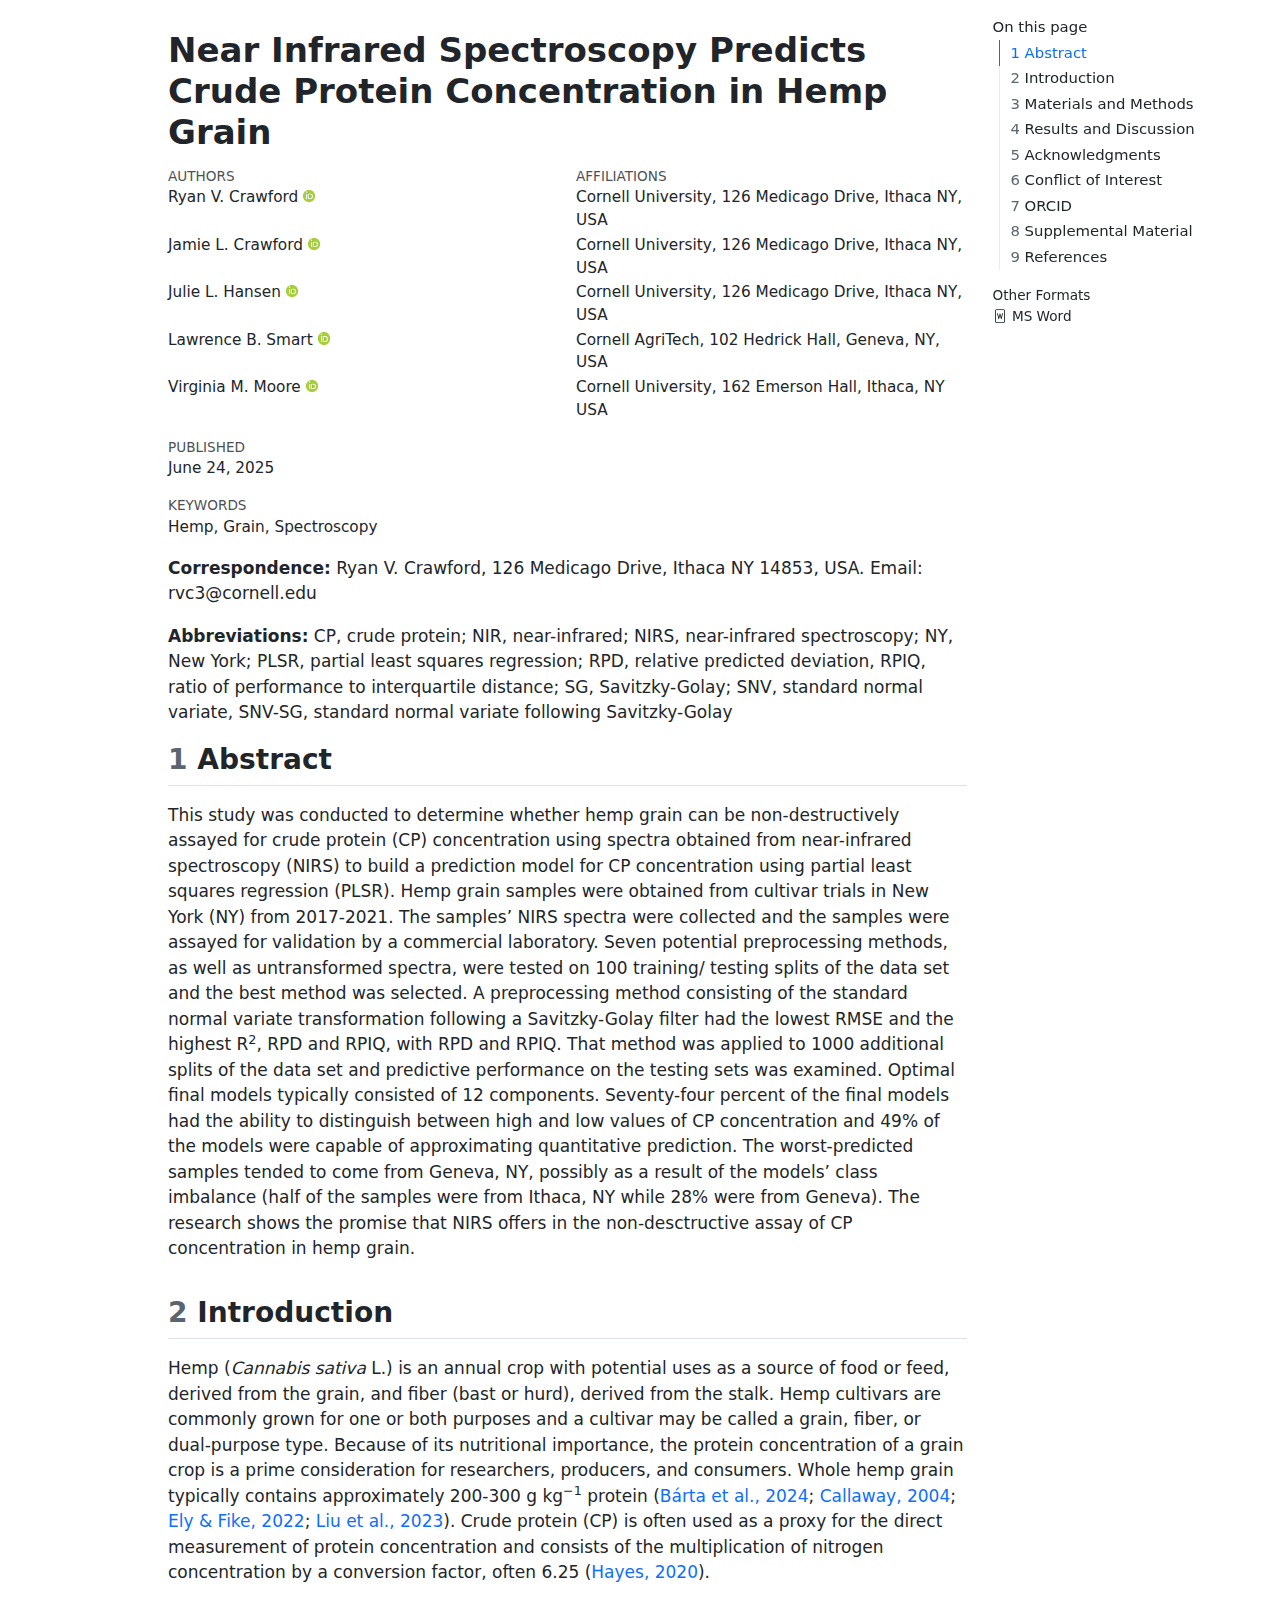
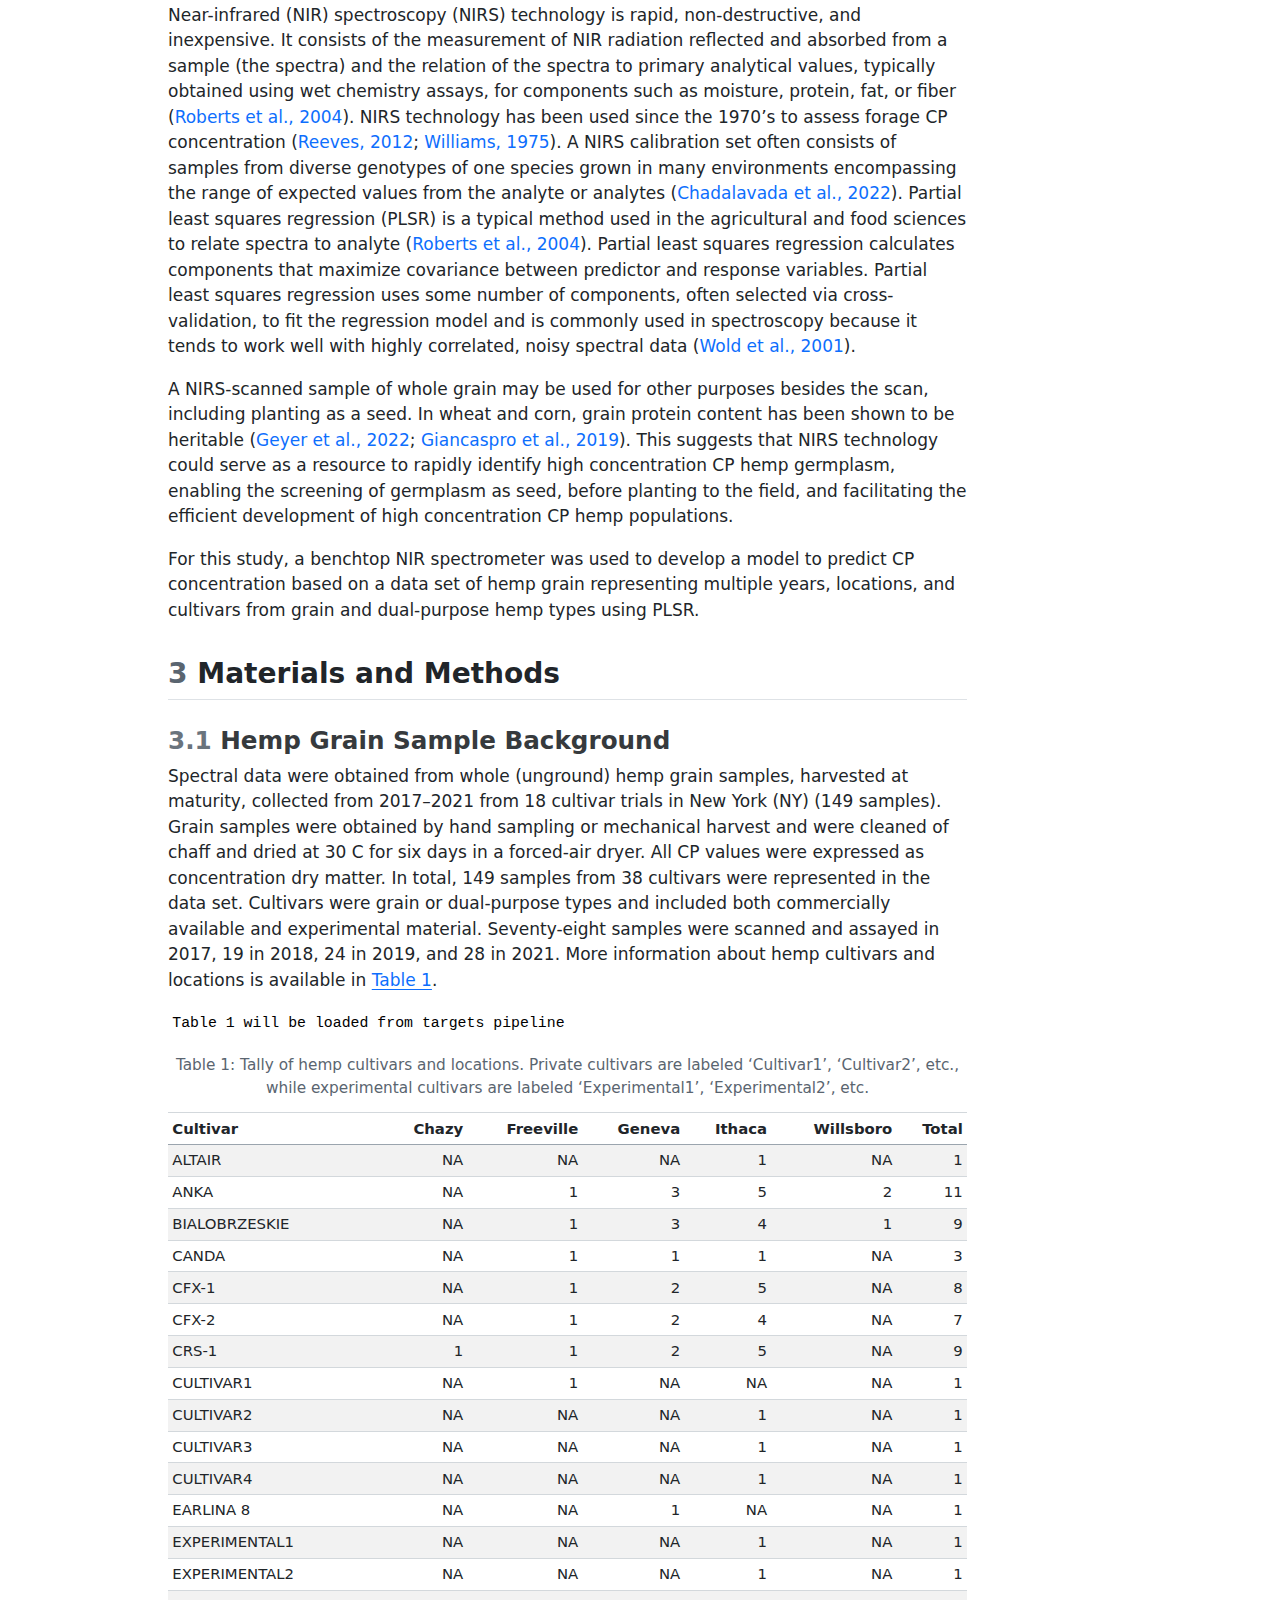
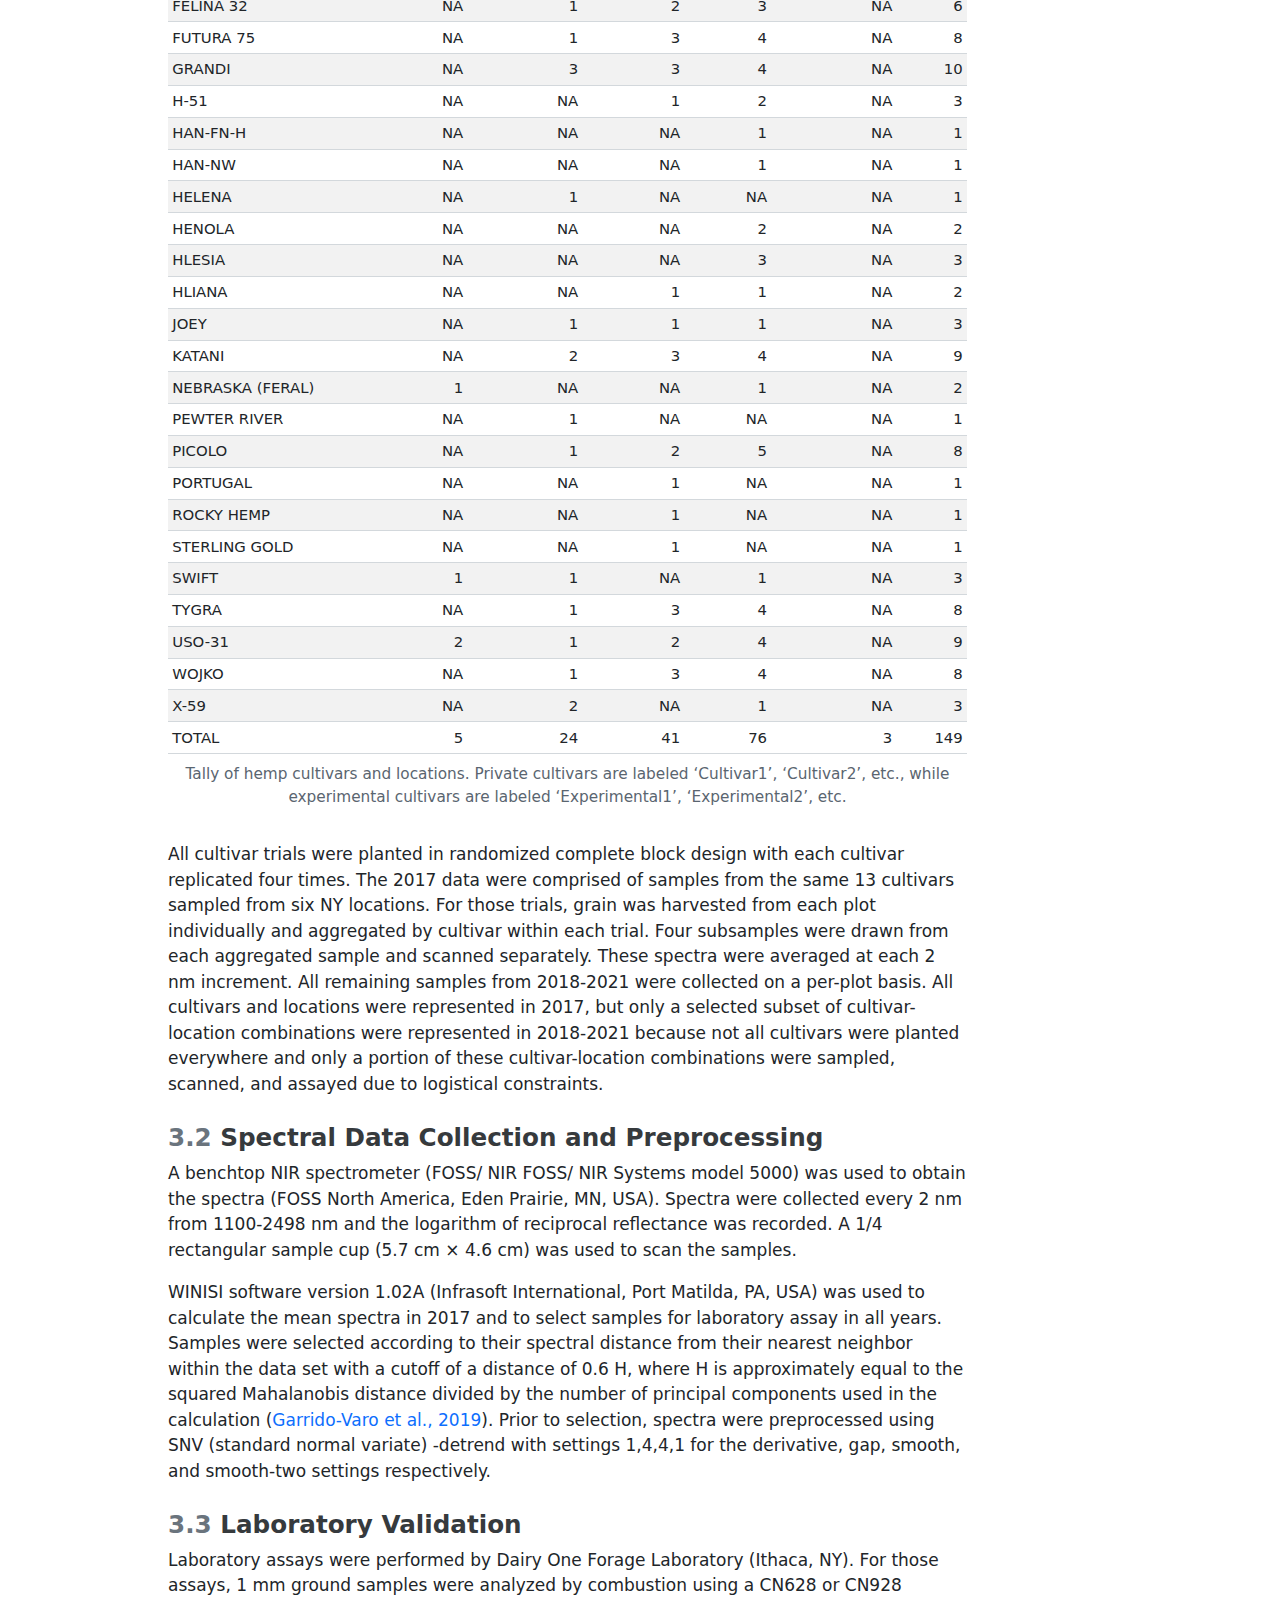
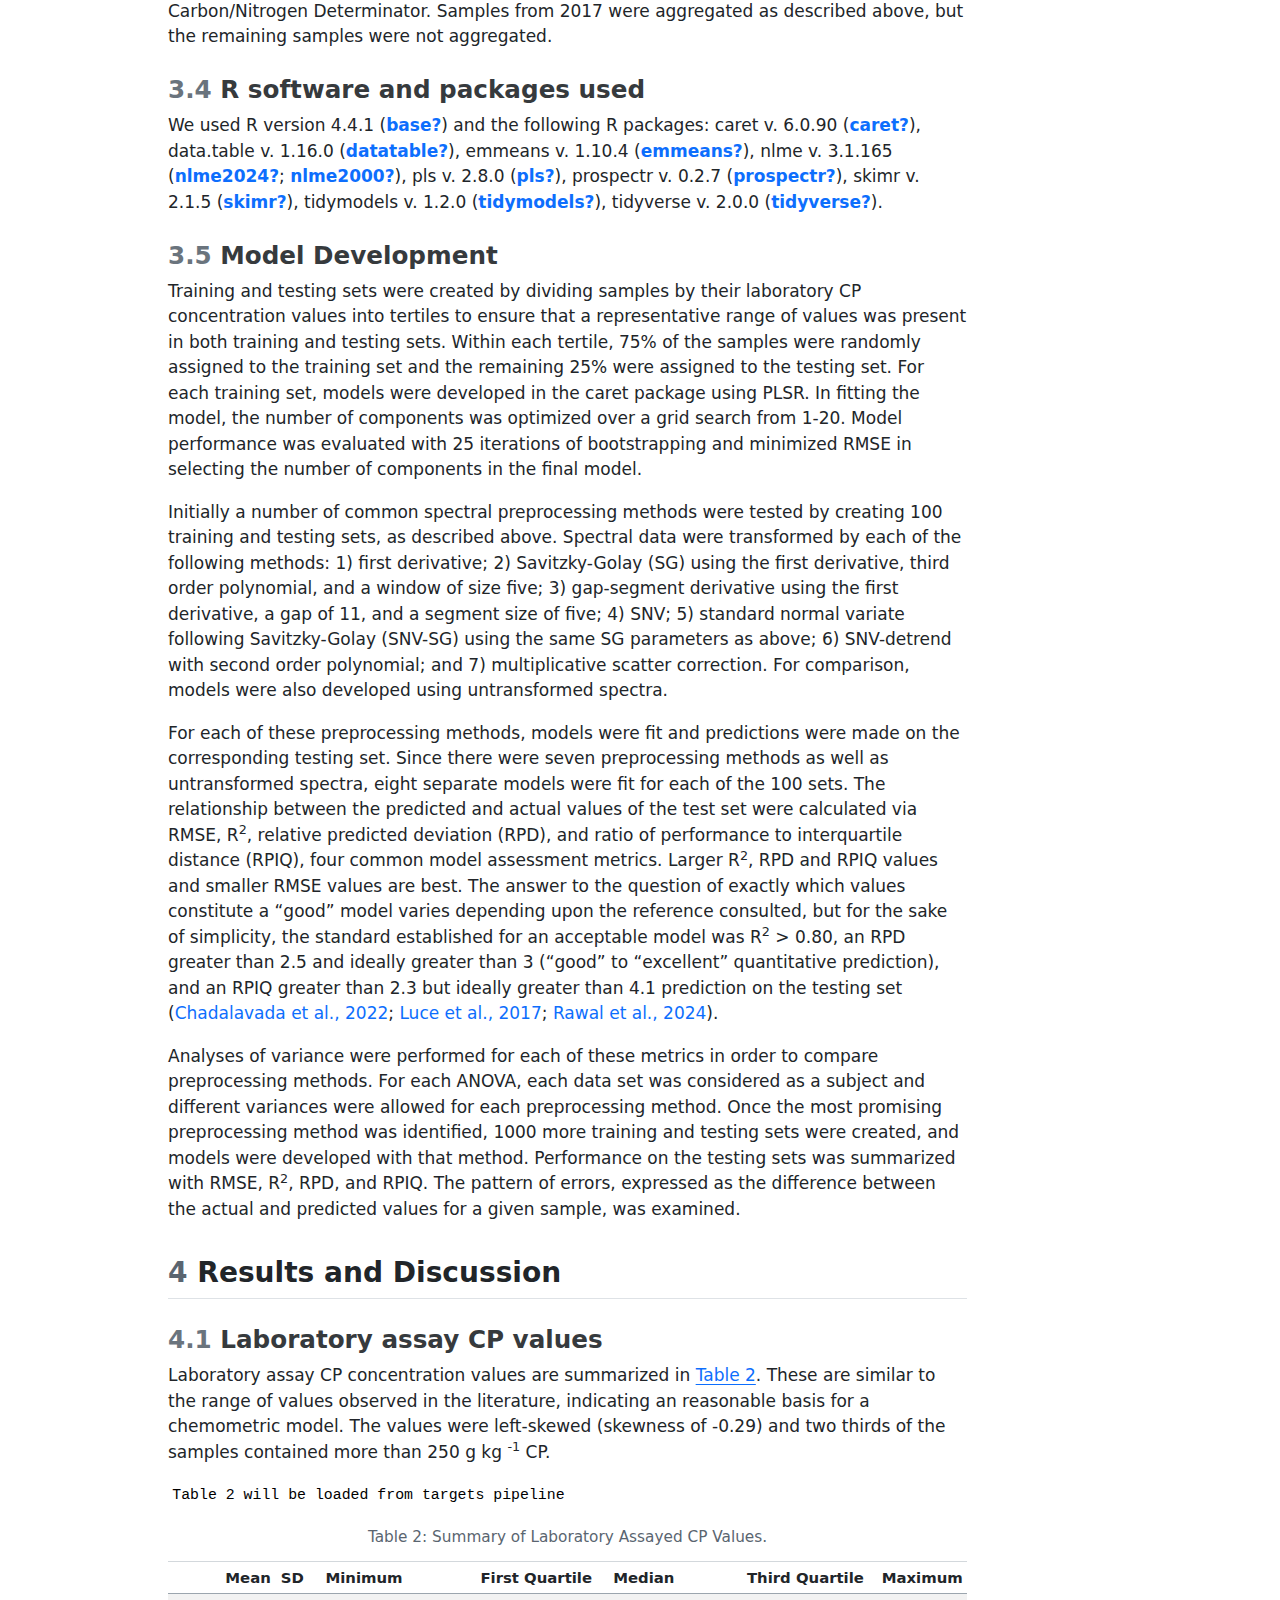
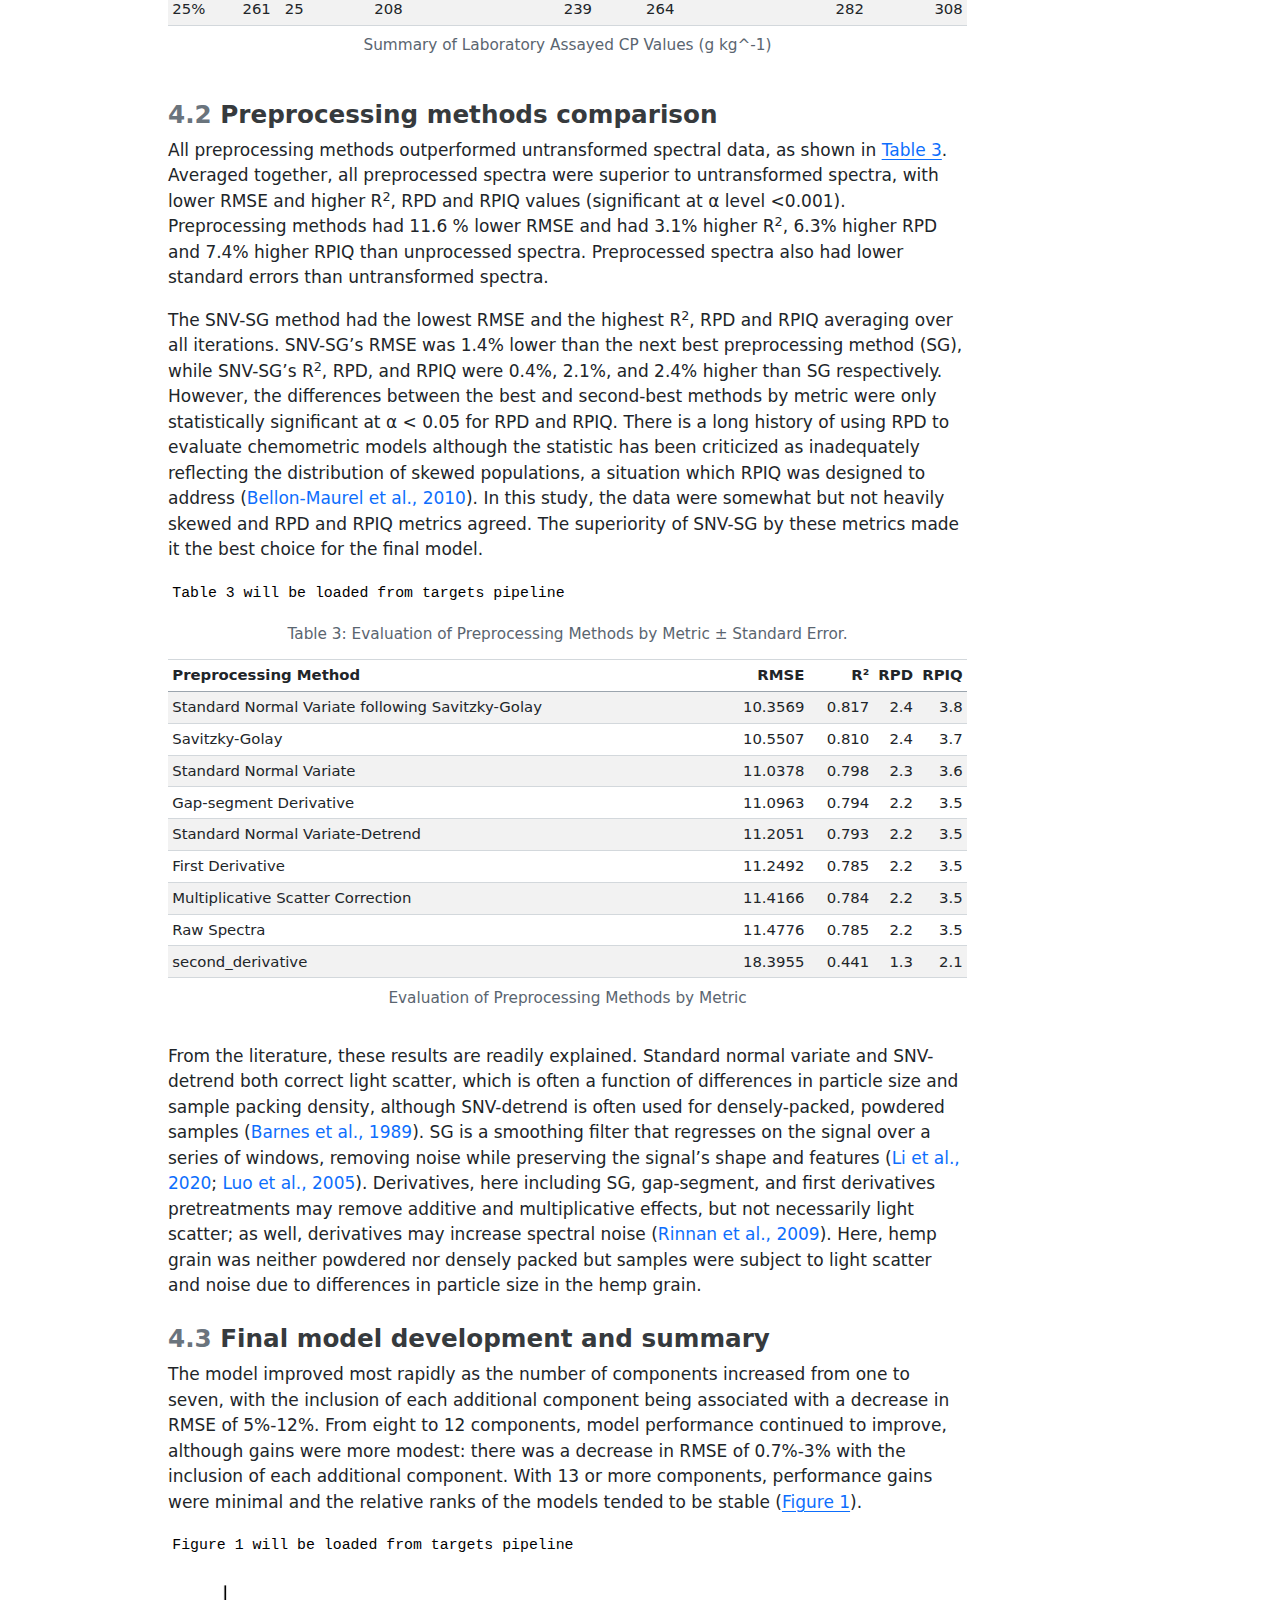
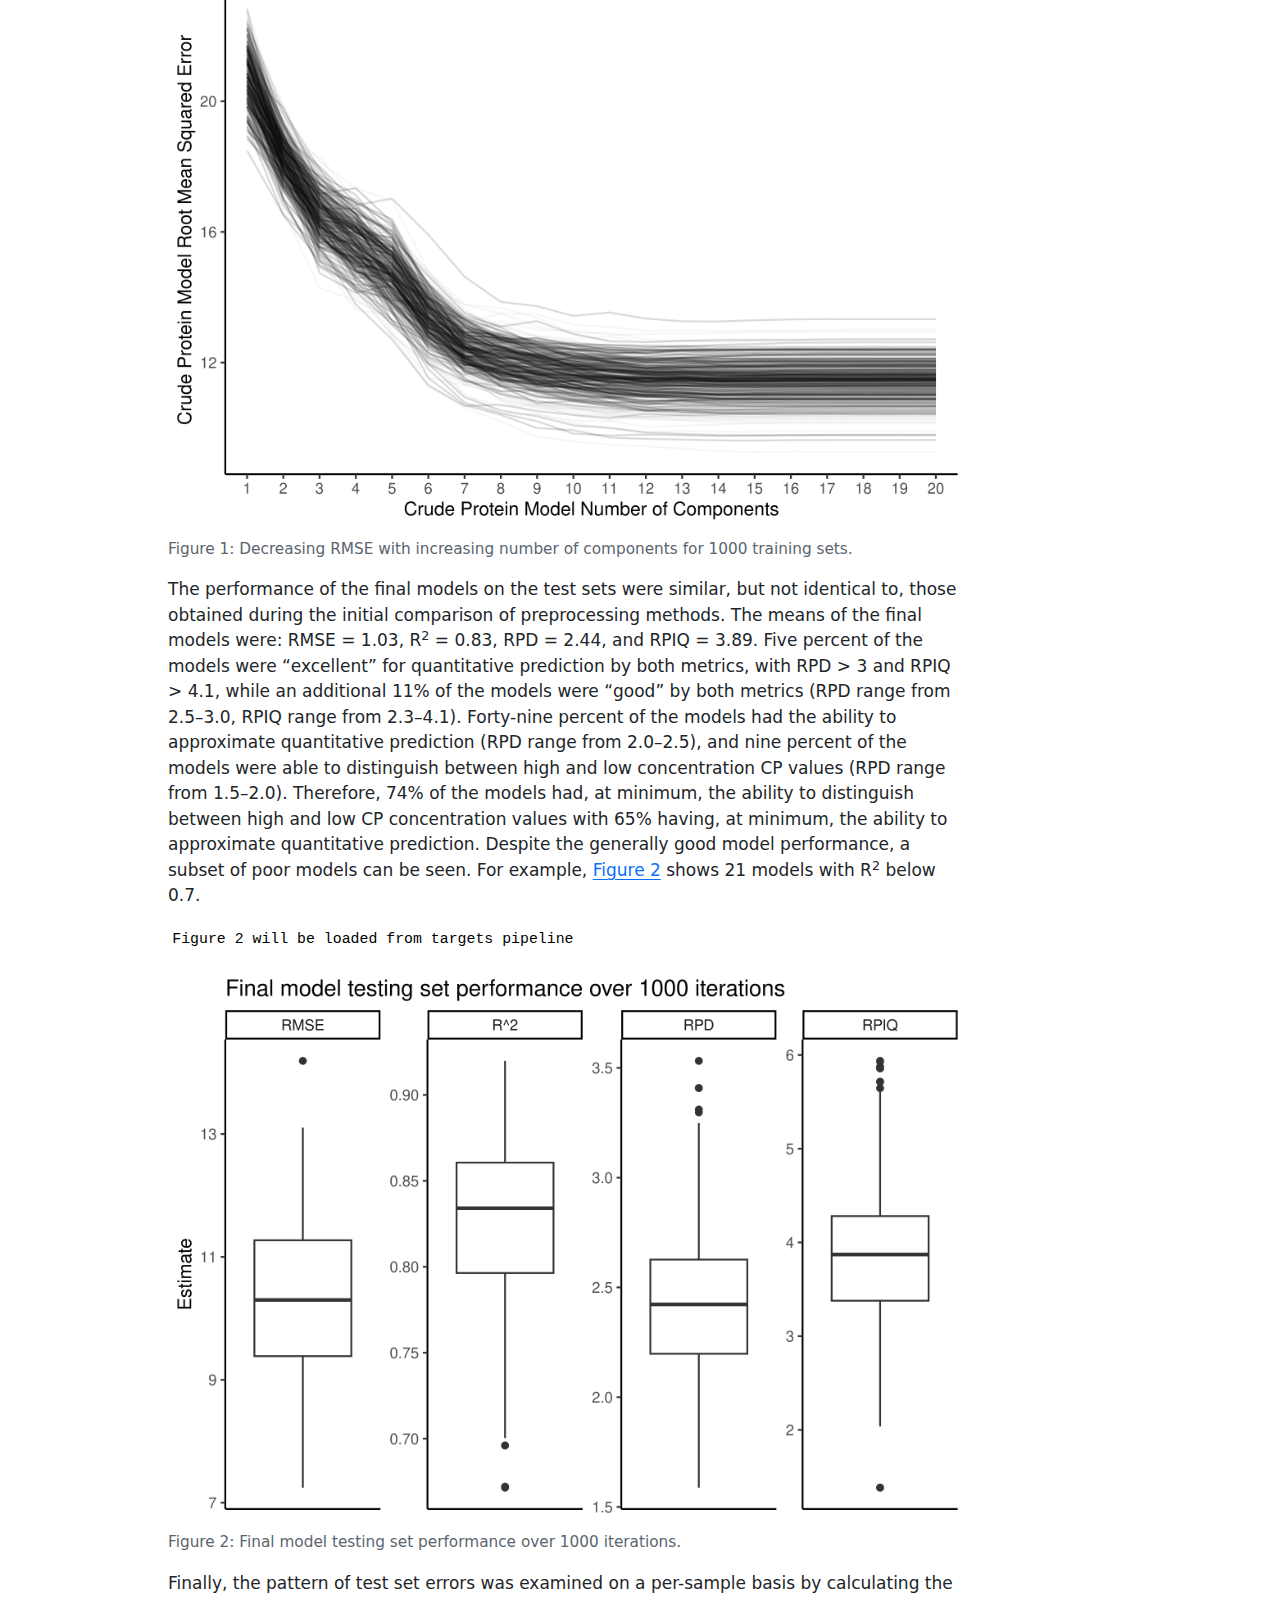
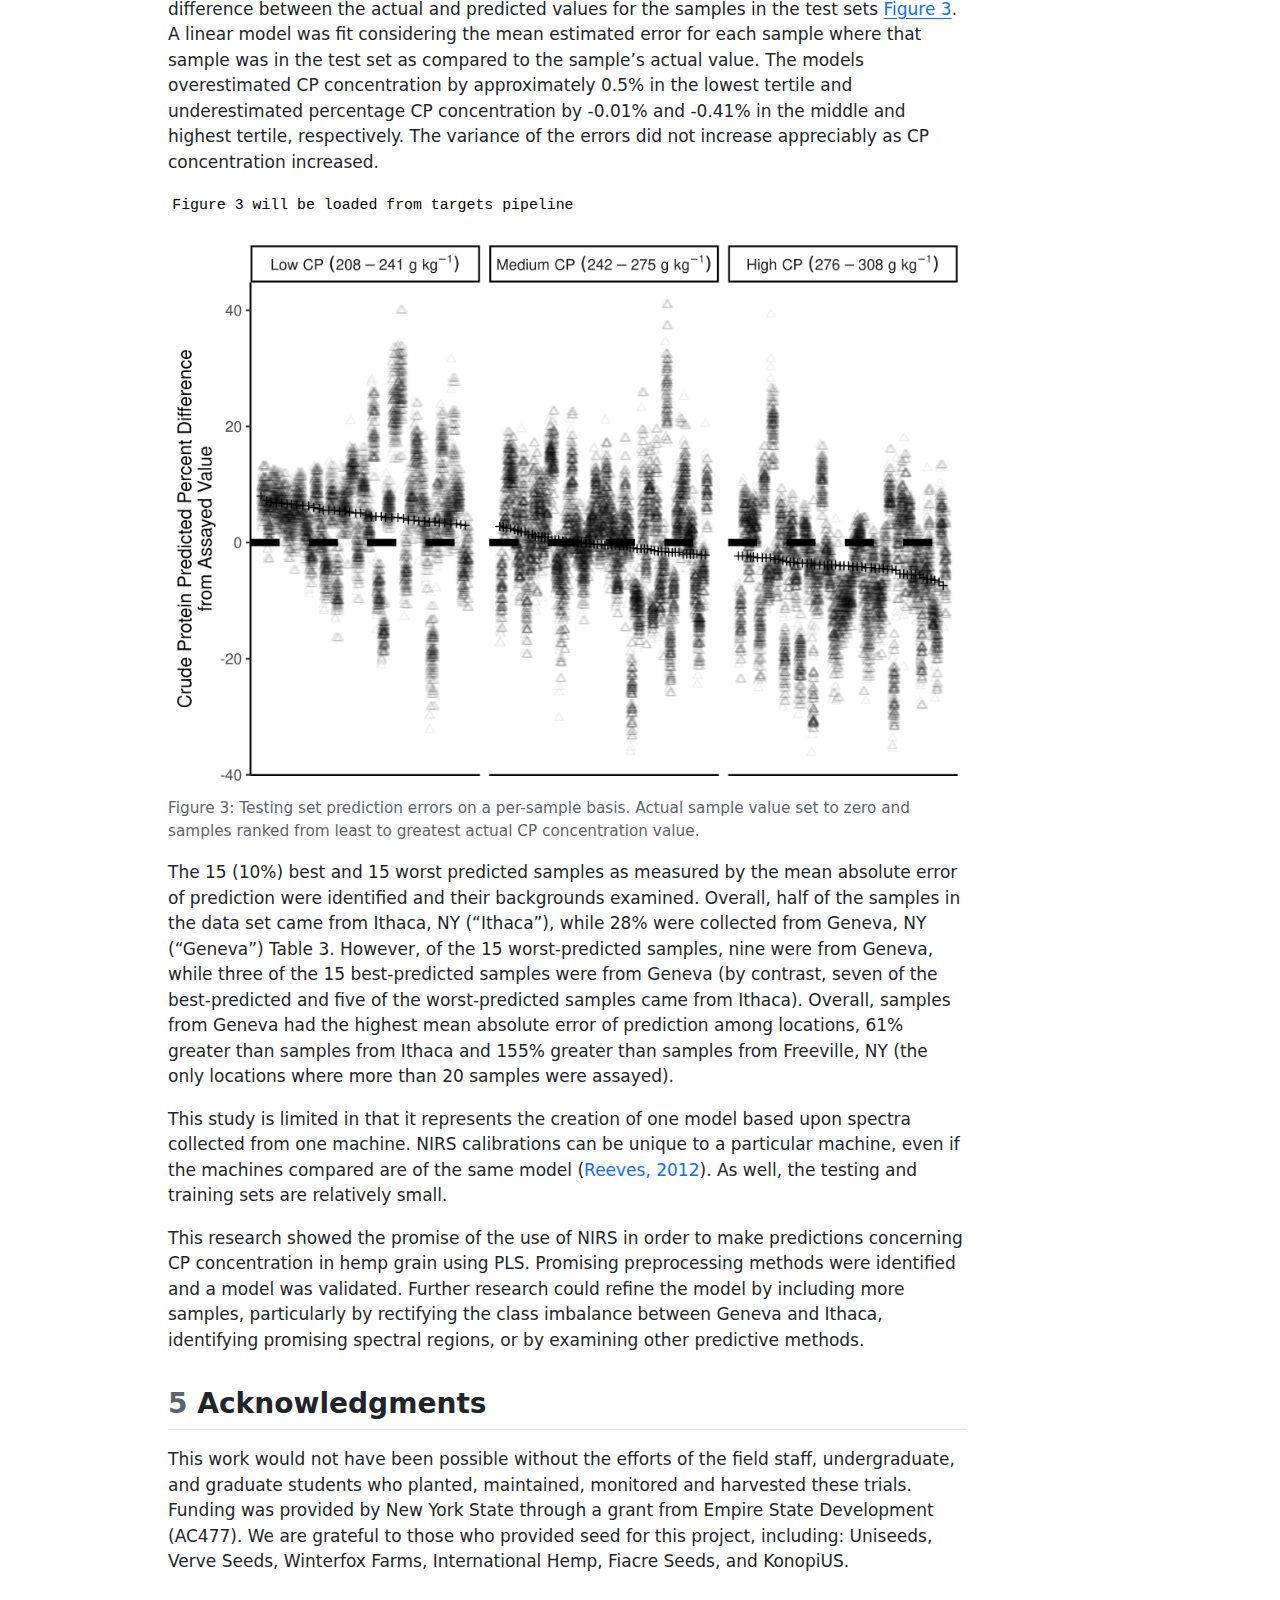
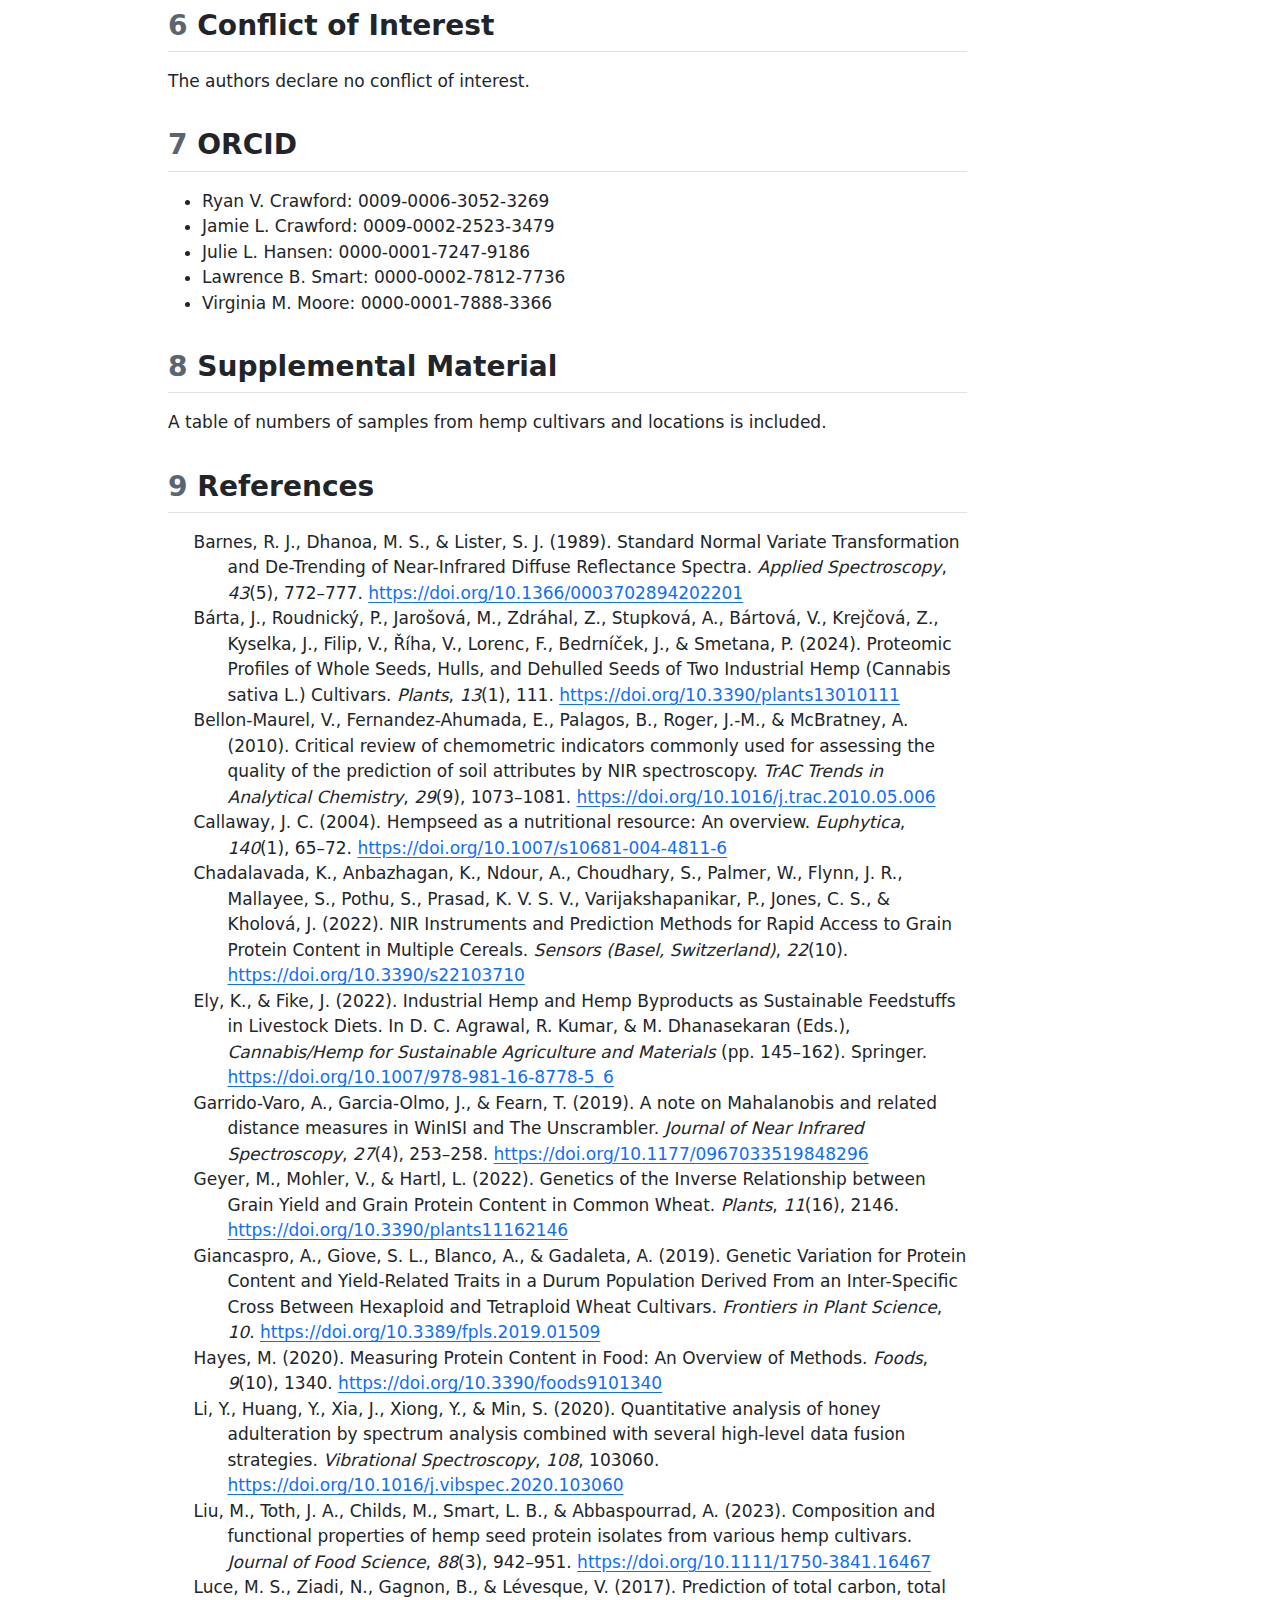
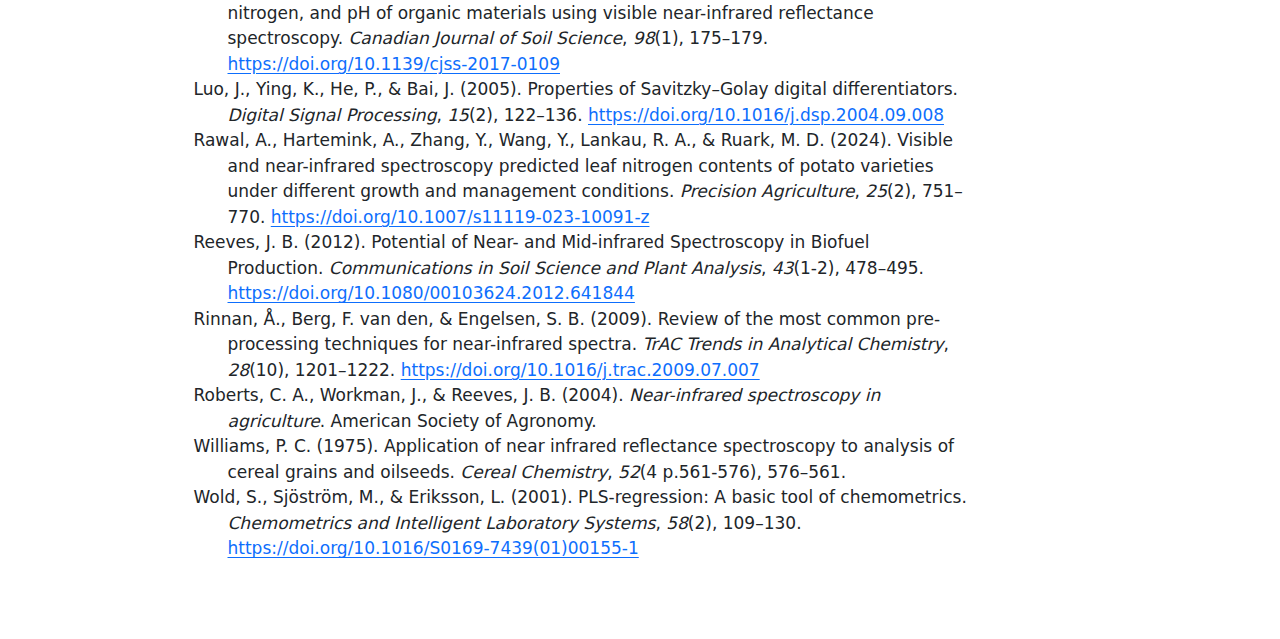
<file: docs/nirs_revisions_formatted.html>
<!DOCTYPE html>
<html xmlns="http://www.w3.org/1999/xhtml" lang="en" xml:lang="en"><head>

<meta charset="utf-8">
<meta name="generator" content="quarto-1.4.551">

<meta name="viewport" content="width=device-width, initial-scale=1.0, user-scalable=yes">

<meta name="author" content="Ryan V. Crawford">
<meta name="author" content="Jamie L. Crawford">
<meta name="author" content="Julie L. Hansen">
<meta name="author" content="Lawrence B. Smart">
<meta name="author" content="Virginia M. Moore">
<meta name="dcterms.date" content="2025-06-24">
<meta name="keywords" content="Hemp, Grain, Spectroscopy">

<title>Near Infrared Spectroscopy Predicts Crude Protein Concentration in Hemp Grain</title>
<style>
code{white-space: pre-wrap;}
span.smallcaps{font-variant: small-caps;}
div.columns{display: flex; gap: min(4vw, 1.5em);}
div.column{flex: auto; overflow-x: auto;}
div.hanging-indent{margin-left: 1.5em; text-indent: -1.5em;}
ul.task-list{list-style: none;}
ul.task-list li input[type="checkbox"] {
  width: 0.8em;
  margin: 0 0.8em 0.2em -1em; /* quarto-specific, see https://github.com/quarto-dev/quarto-cli/issues/4556 */ 
  vertical-align: middle;
}
/* CSS for citations */
div.csl-bib-body { }
div.csl-entry {
  clear: both;
  margin-bottom: 0em;
}
.hanging-indent div.csl-entry {
  margin-left:2em;
  text-indent:-2em;
}
div.csl-left-margin {
  min-width:2em;
  float:left;
}
div.csl-right-inline {
  margin-left:2em;
  padding-left:1em;
}
div.csl-indent {
  margin-left: 2em;
}</style>


<script src="site_libs/quarto-nav/quarto-nav.js"></script>
<script src="site_libs/clipboard/clipboard.min.js"></script>
<script src="site_libs/quarto-search/autocomplete.umd.js"></script>
<script src="site_libs/quarto-search/fuse.min.js"></script>
<script src="site_libs/quarto-search/quarto-search.js"></script>
<meta name="quarto:offset" content="./">
<script src="site_libs/quarto-html/quarto.js"></script>
<script src="site_libs/quarto-html/popper.min.js"></script>
<script src="site_libs/quarto-html/tippy.umd.min.js"></script>
<script src="site_libs/quarto-html/anchor.min.js"></script>
<link href="site_libs/quarto-html/tippy.css" rel="stylesheet">
<link href="site_libs/quarto-html/quarto-syntax-highlighting.css" rel="stylesheet" id="quarto-text-highlighting-styles">
<script src="site_libs/bootstrap/bootstrap.min.js"></script>
<link href="site_libs/bootstrap/bootstrap-icons.css" rel="stylesheet">
<link href="site_libs/bootstrap/bootstrap.min.css" rel="stylesheet" id="quarto-bootstrap" data-mode="light">
<script id="quarto-search-options" type="application/json">{
  "location": "sidebar",
  "copy-button": false,
  "collapse-after": 3,
  "panel-placement": "start",
  "type": "textbox",
  "limit": 50,
  "keyboard-shortcut": [
    "f",
    "/",
    "s"
  ],
  "show-item-context": false,
  "language": {
    "search-no-results-text": "No results",
    "search-matching-documents-text": "matching documents",
    "search-copy-link-title": "Copy link to search",
    "search-hide-matches-text": "Hide additional matches",
    "search-more-match-text": "more match in this document",
    "search-more-matches-text": "more matches in this document",
    "search-clear-button-title": "Clear",
    "search-text-placeholder": "",
    "search-detached-cancel-button-title": "Cancel",
    "search-submit-button-title": "Submit",
    "search-label": "Search"
  }
}</script>


</head>

<body>

<div id="quarto-search-results"></div>
<!-- content -->
<div id="quarto-content" class="quarto-container page-columns page-rows-contents page-layout-article">
<!-- sidebar -->
<!-- margin-sidebar -->
    <div id="quarto-margin-sidebar" class="sidebar margin-sidebar">
        <nav id="TOC" role="doc-toc" class="toc-active">
    <h2 id="toc-title">On this page</h2>
   
  <ul>
  <li><a href="#abstract" id="toc-abstract" class="nav-link active" data-scroll-target="#abstract"><span class="header-section-number">1</span> Abstract</a></li>
  <li><a href="#introduction" id="toc-introduction" class="nav-link" data-scroll-target="#introduction"><span class="header-section-number">2</span> Introduction</a></li>
  <li><a href="#materials-and-methods" id="toc-materials-and-methods" class="nav-link" data-scroll-target="#materials-and-methods"><span class="header-section-number">3</span> Materials and Methods</a>
  <ul class="collapse">
  <li><a href="#hemp-grain-sample-background" id="toc-hemp-grain-sample-background" class="nav-link" data-scroll-target="#hemp-grain-sample-background"><span class="header-section-number">3.1</span> Hemp Grain Sample Background</a></li>
  <li><a href="#spectral-data-collection-and-preprocessing" id="toc-spectral-data-collection-and-preprocessing" class="nav-link" data-scroll-target="#spectral-data-collection-and-preprocessing"><span class="header-section-number">3.2</span> Spectral Data Collection and Preprocessing</a></li>
  <li><a href="#laboratory-validation" id="toc-laboratory-validation" class="nav-link" data-scroll-target="#laboratory-validation"><span class="header-section-number">3.3</span> Laboratory Validation</a></li>
  <li><a href="#r-software-and-packages-used" id="toc-r-software-and-packages-used" class="nav-link" data-scroll-target="#r-software-and-packages-used"><span class="header-section-number">3.4</span> R software and packages used</a></li>
  <li><a href="#model-development" id="toc-model-development" class="nav-link" data-scroll-target="#model-development"><span class="header-section-number">3.5</span> Model Development</a></li>
  </ul></li>
  <li><a href="#results-and-discussion" id="toc-results-and-discussion" class="nav-link" data-scroll-target="#results-and-discussion"><span class="header-section-number">4</span> Results and Discussion</a>
  <ul class="collapse">
  <li><a href="#laboratory-assay-cp-values" id="toc-laboratory-assay-cp-values" class="nav-link" data-scroll-target="#laboratory-assay-cp-values"><span class="header-section-number">4.1</span> Laboratory assay CP values</a></li>
  <li><a href="#preprocessing-methods-comparison" id="toc-preprocessing-methods-comparison" class="nav-link" data-scroll-target="#preprocessing-methods-comparison"><span class="header-section-number">4.2</span> Preprocessing methods comparison</a></li>
  <li><a href="#final-model-development-and-summary" id="toc-final-model-development-and-summary" class="nav-link" data-scroll-target="#final-model-development-and-summary"><span class="header-section-number">4.3</span> Final model development and summary</a></li>
  </ul></li>
  <li><a href="#acknowledgments" id="toc-acknowledgments" class="nav-link" data-scroll-target="#acknowledgments"><span class="header-section-number">5</span> Acknowledgments</a></li>
  <li><a href="#conflict-of-interest" id="toc-conflict-of-interest" class="nav-link" data-scroll-target="#conflict-of-interest"><span class="header-section-number">6</span> Conflict of Interest</a></li>
  <li><a href="#orcid" id="toc-orcid" class="nav-link" data-scroll-target="#orcid"><span class="header-section-number">7</span> ORCID</a></li>
  <li><a href="#supplemental-material" id="toc-supplemental-material" class="nav-link" data-scroll-target="#supplemental-material"><span class="header-section-number">8</span> Supplemental Material</a></li>
  <li><a href="#references" id="toc-references" class="nav-link" data-scroll-target="#references"><span class="header-section-number">9</span> References</a></li>
  </ul>
<div class="quarto-alternate-formats"><h2>Other Formats</h2><ul><li><a href="nirs_revisions_formatted.docx"><i class="bi bi-file-word"></i>MS Word</a></li></ul></div></nav>
    </div>
<!-- main -->
<main class="content" id="quarto-document-content">

<header id="title-block-header" class="quarto-title-block default">
<div class="quarto-title">
<h1 class="title">Near Infrared Spectroscopy Predicts Crude Protein Concentration in Hemp Grain</h1>
</div>


<div class="quarto-title-meta-author">
  <div class="quarto-title-meta-heading">Authors</div>
  <div class="quarto-title-meta-heading">Affiliations</div>
  
    <div class="quarto-title-meta-contents">
    <p class="author">Ryan V. Crawford <a href="https://orcid.org/0009-0006-3052-3269" class="quarto-title-author-orcid"> <img src="[data-uri]"></a></p>
  </div>
  <div class="quarto-title-meta-contents">
        <p class="affiliation">
            Cornell University, 126 Medicago Drive, Ithaca NY, USA
          </p>
      </div>
    <div class="quarto-title-meta-contents">
    <p class="author">Jamie L. Crawford <a href="https://orcid.org/0009-0002-2523-3479" class="quarto-title-author-orcid"> <img src="[data-uri]"></a></p>
  </div>
  <div class="quarto-title-meta-contents">
        <p class="affiliation">
            Cornell University, 126 Medicago Drive, Ithaca NY, USA
          </p>
      </div>
    <div class="quarto-title-meta-contents">
    <p class="author">Julie L. Hansen <a href="https://orcid.org/0000-0001-7247-9186" class="quarto-title-author-orcid"> <img src="[data-uri]"></a></p>
  </div>
  <div class="quarto-title-meta-contents">
        <p class="affiliation">
            Cornell University, 126 Medicago Drive, Ithaca NY, USA
          </p>
      </div>
    <div class="quarto-title-meta-contents">
    <p class="author">Lawrence B. Smart <a href="https://orcid.org/0000-0002-7812-7736" class="quarto-title-author-orcid"> <img src="[data-uri]"></a></p>
  </div>
  <div class="quarto-title-meta-contents">
        <p class="affiliation">
            Cornell AgriTech, 102 Hedrick Hall, Geneva, NY, USA
          </p>
      </div>
    <div class="quarto-title-meta-contents">
    <p class="author">Virginia M. Moore <a href="https://orcid.org/0000-0001-7888-3366" class="quarto-title-author-orcid"> <img src="[data-uri]"></a></p>
  </div>
  <div class="quarto-title-meta-contents">
        <p class="affiliation">
            Cornell University, 162 Emerson Hall, Ithaca, NY USA
          </p>
      </div>
  </div>

<div class="quarto-title-meta">

      
    <div>
    <div class="quarto-title-meta-heading">Published</div>
    <div class="quarto-title-meta-contents">
      <p class="date">June 24, 2025</p>
    </div>
  </div>
  
    
  </div>
  

<div>
  <div class="keywords">
    <div class="block-title">Keywords</div>
    <p>Hemp, Grain, Spectroscopy</p>
  </div>
</div>

</header>


<p><strong>Correspondence:</strong> Ryan V. Crawford, 126 Medicago Drive, Ithaca NY 14853, USA. Email: rvc3@cornell.edu</p>
<p><strong>Abbreviations:</strong> CP, crude protein; NIR, near-infrared; NIRS, near-infrared spectroscopy; NY, New York; PLSR, partial least squares regression; RPD, relative predicted deviation, RPIQ, ratio of performance to interquartile distance; SG, Savitzky-Golay; SNV, standard normal variate, SNV-SG, standard normal variate following Savitzky-Golay</p>
<section id="abstract" class="level2" data-number="1">
<h2 data-number="1" class="anchored" data-anchor-id="abstract"><span class="header-section-number">1</span> Abstract</h2>
<p>This study was conducted to determine whether hemp grain can be non-destructively assayed for crude protein (CP) concentration using spectra obtained from near-infrared spectroscopy (NIRS) to build a prediction model for CP concentration using partial least squares regression (PLSR). Hemp grain samples were obtained from cultivar trials in New York (NY) from 2017-2021. The samples’ NIRS spectra were collected and the samples were assayed for validation by a commercial laboratory. Seven potential preprocessing methods, as well as untransformed spectra, were tested on 100 training/ testing splits of the data set and the best method was selected. A preprocessing method consisting of the standard normal variate transformation following a Savitzky-Golay filter had the lowest RMSE and the highest R<sup>2</sup>, RPD and RPIQ, with RPD and RPIQ. That method was applied to 1000 additional splits of the data set and predictive performance on the testing sets was examined. Optimal final models typically consisted of 12 components. Seventy-four percent of the final models had the ability to distinguish between high and low values of CP concentration and 49% of the models were capable of approximating quantitative prediction. The worst-predicted samples tended to come from Geneva, NY, possibly as a result of the models’ class imbalance (half of the samples were from Ithaca, NY while 28% were from Geneva). The research shows the promise that NIRS offers in the non-desctructive assay of CP concentration in hemp grain.</p>
</section>
<section id="introduction" class="level2" data-number="2">
<h2 data-number="2" class="anchored" data-anchor-id="introduction"><span class="header-section-number">2</span> Introduction</h2>
<p>Hemp (<em>Cannabis sativa</em> L.) is an annual crop with potential uses as a source of food or feed, derived from the grain, and fiber (bast or hurd), derived from the stalk. Hemp cultivars are commonly grown for one or both purposes and a cultivar may be called a grain, fiber, or dual-purpose type. Because of its nutritional importance, the protein concentration of a grain crop is a prime consideration for researchers, producers, and consumers. Whole hemp grain typically contains approximately 200-300 g kg<sup>−1</sup> protein <span class="citation" data-cites="barta_proteomic_2024 callaway_hempseed_2004 ely_industrial_2022 liu2023">(<a href="#ref-barta_proteomic_2024" role="doc-biblioref">Bárta et al., 2024</a>; <a href="#ref-callaway_hempseed_2004" role="doc-biblioref">Callaway, 2004</a>; <a href="#ref-ely_industrial_2022" role="doc-biblioref">Ely &amp; Fike, 2022</a>; <a href="#ref-liu2023" role="doc-biblioref">Liu et al., 2023</a>)</span>. Crude protein (CP) is often used as a proxy for the direct measurement of protein concentration and consists of the multiplication of nitrogen concentration by a conversion factor, often 6.25 <span class="citation" data-cites="hayes_measuring_2020">(<a href="#ref-hayes_measuring_2020" role="doc-biblioref">Hayes, 2020</a>)</span>.</p>
<p>Near-infrared (NIR) spectroscopy (NIRS) technology is rapid, non-destructive, and inexpensive. It consists of the measurement of NIR radiation reflected and absorbed from a sample (the spectra) and the relation of the spectra to primary analytical values, typically obtained using wet chemistry assays, for components such as moisture, protein, fat, or fiber <span class="citation" data-cites="roberts_near-infrared_2004">(<a href="#ref-roberts_near-infrared_2004" role="doc-biblioref">Roberts et al., 2004</a>)</span>. NIRS technology has been used since the 1970’s to assess forage CP concentration <span class="citation" data-cites="reeves_potential_2012 williams_application_1975">(<a href="#ref-reeves_potential_2012" role="doc-biblioref">Reeves, 2012</a>; <a href="#ref-williams_application_1975" role="doc-biblioref">Williams, 1975</a>)</span>. A NIRS calibration set often consists of samples from diverse genotypes of one species grown in many environments encompassing the range of expected values from the analyte or analytes <span class="citation" data-cites="chadalavada_nir_2022">(<a href="#ref-chadalavada_nir_2022" role="doc-biblioref">Chadalavada et al., 2022</a>)</span>. Partial least squares regression (PLSR) is a typical method used in the agricultural and food sciences to relate spectra to analyte <span class="citation" data-cites="roberts_near-infrared_2004">(<a href="#ref-roberts_near-infrared_2004" role="doc-biblioref">Roberts et al., 2004</a>)</span>. Partial least squares regression calculates components that maximize covariance between predictor and response variables. Partial least squares regression uses some number of components, often selected via cross-validation, to fit the regression model and is commonly used in spectroscopy because it tends to work well with highly correlated, noisy spectral data <span class="citation" data-cites="wold_pls-regression_2001">(<a href="#ref-wold_pls-regression_2001" role="doc-biblioref">Wold et al., 2001</a>)</span>.</p>
<p>A NIRS-scanned sample of whole grain may be used for other purposes besides the scan, including planting as a seed. In wheat and corn, grain protein content has been shown to be heritable <span class="citation" data-cites="geyer_genetics_2022 giancaspro_genetic_2019">(<a href="#ref-geyer_genetics_2022" role="doc-biblioref">Geyer et al., 2022</a>; <a href="#ref-giancaspro_genetic_2019" role="doc-biblioref">Giancaspro et al., 2019</a>)</span>. This suggests that NIRS technology could serve as a resource to rapidly identify high concentration CP hemp germplasm, enabling the screening of germplasm as seed, before planting to the field, and facilitating the efficient development of high concentration CP hemp populations.</p>
<p>For this study, a benchtop NIR spectrometer was used to develop a model to predict CP concentration based on a data set of hemp grain representing multiple years, locations, and cultivars from grain and dual-purpose hemp types using PLSR.</p>
</section>
<section id="materials-and-methods" class="level2" data-number="3">
<h2 data-number="3" class="anchored" data-anchor-id="materials-and-methods"><span class="header-section-number">3</span> Materials and Methods</h2>
<section id="hemp-grain-sample-background" class="level3" data-number="3.1">
<h3 data-number="3.1" class="anchored" data-anchor-id="hemp-grain-sample-background"><span class="header-section-number">3.1</span> Hemp Grain Sample Background</h3>
<p>Spectral data were obtained from whole (unground) hemp grain samples, harvested at maturity, collected from 2017–2021 from 18 cultivar trials in New York (NY) (149 samples). Grain samples were obtained by hand sampling or mechanical harvest and were cleaned of chaff and dried at 30 C for six days in a forced-air dryer. All CP values were expressed as concentration dry matter. In total, 149 samples from 38 cultivars were represented in the data set. Cultivars were grain or dual-purpose types and included both commercially available and experimental material. Seventy-eight samples were scanned and assayed in 2017, 19 in 2018, 24 in 2019, and 28 in 2021. More information about hemp cultivars and locations is available in <a href="#tbl-hemp_provenance" class="quarto-xref">Table&nbsp;1</a>.</p>
<div class="cell">
<div class="cell-output cell-output-stdout">
<pre><code>Table 1 will be loaded from targets pipeline</code></pre>
</div>
<div id="tbl-hemp_provenance" class="cell quarto-float anchored">
<figure class="quarto-float quarto-float-tbl figure">
<figcaption class="quarto-float-caption-top quarto-float-caption quarto-float-tbl" id="tbl-hemp_provenance-caption-0ceaefa1-69ba-4598-a22c-09a6ac19f8ca">
Table&nbsp;1: Tally of hemp cultivars and locations. Private cultivars are labeled ‘Cultivar1’, ‘Cultivar2’, etc., while experimental cultivars are labeled ‘Experimental1’, ‘Experimental2’, etc.
</figcaption>
<div aria-describedby="tbl-hemp_provenance-caption-0ceaefa1-69ba-4598-a22c-09a6ac19f8ca">
<div class="cell-output-display">
<table class="do-not-create-environment cell table table-sm table-striped small">
<caption>Tally of hemp cultivars and locations. Private cultivars are labeled ‘Cultivar1’, ‘Cultivar2’, etc., while experimental cultivars are labeled ‘Experimental1’, ‘Experimental2’, etc.</caption>
<thead>
<tr class="header">
<th style="text-align: left;">Cultivar</th>
<th style="text-align: right;">Chazy</th>
<th style="text-align: right;">Freeville</th>
<th style="text-align: right;">Geneva</th>
<th style="text-align: right;">Ithaca</th>
<th style="text-align: right;">Willsboro</th>
<th style="text-align: right;">Total</th>
</tr>
</thead>
<tbody>
<tr class="odd">
<td style="text-align: left;">ALTAIR</td>
<td style="text-align: right;">NA</td>
<td style="text-align: right;">NA</td>
<td style="text-align: right;">NA</td>
<td style="text-align: right;">1</td>
<td style="text-align: right;">NA</td>
<td style="text-align: right;">1</td>
</tr>
<tr class="even">
<td style="text-align: left;">ANKA</td>
<td style="text-align: right;">NA</td>
<td style="text-align: right;">1</td>
<td style="text-align: right;">3</td>
<td style="text-align: right;">5</td>
<td style="text-align: right;">2</td>
<td style="text-align: right;">11</td>
</tr>
<tr class="odd">
<td style="text-align: left;">BIALOBRZESKIE</td>
<td style="text-align: right;">NA</td>
<td style="text-align: right;">1</td>
<td style="text-align: right;">3</td>
<td style="text-align: right;">4</td>
<td style="text-align: right;">1</td>
<td style="text-align: right;">9</td>
</tr>
<tr class="even">
<td style="text-align: left;">CANDA</td>
<td style="text-align: right;">NA</td>
<td style="text-align: right;">1</td>
<td style="text-align: right;">1</td>
<td style="text-align: right;">1</td>
<td style="text-align: right;">NA</td>
<td style="text-align: right;">3</td>
</tr>
<tr class="odd">
<td style="text-align: left;">CFX-1</td>
<td style="text-align: right;">NA</td>
<td style="text-align: right;">1</td>
<td style="text-align: right;">2</td>
<td style="text-align: right;">5</td>
<td style="text-align: right;">NA</td>
<td style="text-align: right;">8</td>
</tr>
<tr class="even">
<td style="text-align: left;">CFX-2</td>
<td style="text-align: right;">NA</td>
<td style="text-align: right;">1</td>
<td style="text-align: right;">2</td>
<td style="text-align: right;">4</td>
<td style="text-align: right;">NA</td>
<td style="text-align: right;">7</td>
</tr>
<tr class="odd">
<td style="text-align: left;">CRS-1</td>
<td style="text-align: right;">1</td>
<td style="text-align: right;">1</td>
<td style="text-align: right;">2</td>
<td style="text-align: right;">5</td>
<td style="text-align: right;">NA</td>
<td style="text-align: right;">9</td>
</tr>
<tr class="even">
<td style="text-align: left;">CULTIVAR1</td>
<td style="text-align: right;">NA</td>
<td style="text-align: right;">1</td>
<td style="text-align: right;">NA</td>
<td style="text-align: right;">NA</td>
<td style="text-align: right;">NA</td>
<td style="text-align: right;">1</td>
</tr>
<tr class="odd">
<td style="text-align: left;">CULTIVAR2</td>
<td style="text-align: right;">NA</td>
<td style="text-align: right;">NA</td>
<td style="text-align: right;">NA</td>
<td style="text-align: right;">1</td>
<td style="text-align: right;">NA</td>
<td style="text-align: right;">1</td>
</tr>
<tr class="even">
<td style="text-align: left;">CULTIVAR3</td>
<td style="text-align: right;">NA</td>
<td style="text-align: right;">NA</td>
<td style="text-align: right;">NA</td>
<td style="text-align: right;">1</td>
<td style="text-align: right;">NA</td>
<td style="text-align: right;">1</td>
</tr>
<tr class="odd">
<td style="text-align: left;">CULTIVAR4</td>
<td style="text-align: right;">NA</td>
<td style="text-align: right;">NA</td>
<td style="text-align: right;">NA</td>
<td style="text-align: right;">1</td>
<td style="text-align: right;">NA</td>
<td style="text-align: right;">1</td>
</tr>
<tr class="even">
<td style="text-align: left;">EARLINA 8</td>
<td style="text-align: right;">NA</td>
<td style="text-align: right;">NA</td>
<td style="text-align: right;">1</td>
<td style="text-align: right;">NA</td>
<td style="text-align: right;">NA</td>
<td style="text-align: right;">1</td>
</tr>
<tr class="odd">
<td style="text-align: left;">EXPERIMENTAL1</td>
<td style="text-align: right;">NA</td>
<td style="text-align: right;">NA</td>
<td style="text-align: right;">NA</td>
<td style="text-align: right;">1</td>
<td style="text-align: right;">NA</td>
<td style="text-align: right;">1</td>
</tr>
<tr class="even">
<td style="text-align: left;">EXPERIMENTAL2</td>
<td style="text-align: right;">NA</td>
<td style="text-align: right;">NA</td>
<td style="text-align: right;">NA</td>
<td style="text-align: right;">1</td>
<td style="text-align: right;">NA</td>
<td style="text-align: right;">1</td>
</tr>
<tr class="odd">
<td style="text-align: left;">FELINA 32</td>
<td style="text-align: right;">NA</td>
<td style="text-align: right;">1</td>
<td style="text-align: right;">2</td>
<td style="text-align: right;">3</td>
<td style="text-align: right;">NA</td>
<td style="text-align: right;">6</td>
</tr>
<tr class="even">
<td style="text-align: left;">FUTURA 75</td>
<td style="text-align: right;">NA</td>
<td style="text-align: right;">1</td>
<td style="text-align: right;">3</td>
<td style="text-align: right;">4</td>
<td style="text-align: right;">NA</td>
<td style="text-align: right;">8</td>
</tr>
<tr class="odd">
<td style="text-align: left;">GRANDI</td>
<td style="text-align: right;">NA</td>
<td style="text-align: right;">3</td>
<td style="text-align: right;">3</td>
<td style="text-align: right;">4</td>
<td style="text-align: right;">NA</td>
<td style="text-align: right;">10</td>
</tr>
<tr class="even">
<td style="text-align: left;">H-51</td>
<td style="text-align: right;">NA</td>
<td style="text-align: right;">NA</td>
<td style="text-align: right;">1</td>
<td style="text-align: right;">2</td>
<td style="text-align: right;">NA</td>
<td style="text-align: right;">3</td>
</tr>
<tr class="odd">
<td style="text-align: left;">HAN-FN-H</td>
<td style="text-align: right;">NA</td>
<td style="text-align: right;">NA</td>
<td style="text-align: right;">NA</td>
<td style="text-align: right;">1</td>
<td style="text-align: right;">NA</td>
<td style="text-align: right;">1</td>
</tr>
<tr class="even">
<td style="text-align: left;">HAN-NW</td>
<td style="text-align: right;">NA</td>
<td style="text-align: right;">NA</td>
<td style="text-align: right;">NA</td>
<td style="text-align: right;">1</td>
<td style="text-align: right;">NA</td>
<td style="text-align: right;">1</td>
</tr>
<tr class="odd">
<td style="text-align: left;">HELENA</td>
<td style="text-align: right;">NA</td>
<td style="text-align: right;">1</td>
<td style="text-align: right;">NA</td>
<td style="text-align: right;">NA</td>
<td style="text-align: right;">NA</td>
<td style="text-align: right;">1</td>
</tr>
<tr class="even">
<td style="text-align: left;">HENOLA</td>
<td style="text-align: right;">NA</td>
<td style="text-align: right;">NA</td>
<td style="text-align: right;">NA</td>
<td style="text-align: right;">2</td>
<td style="text-align: right;">NA</td>
<td style="text-align: right;">2</td>
</tr>
<tr class="odd">
<td style="text-align: left;">HLESIA</td>
<td style="text-align: right;">NA</td>
<td style="text-align: right;">NA</td>
<td style="text-align: right;">NA</td>
<td style="text-align: right;">3</td>
<td style="text-align: right;">NA</td>
<td style="text-align: right;">3</td>
</tr>
<tr class="even">
<td style="text-align: left;">HLIANA</td>
<td style="text-align: right;">NA</td>
<td style="text-align: right;">NA</td>
<td style="text-align: right;">1</td>
<td style="text-align: right;">1</td>
<td style="text-align: right;">NA</td>
<td style="text-align: right;">2</td>
</tr>
<tr class="odd">
<td style="text-align: left;">JOEY</td>
<td style="text-align: right;">NA</td>
<td style="text-align: right;">1</td>
<td style="text-align: right;">1</td>
<td style="text-align: right;">1</td>
<td style="text-align: right;">NA</td>
<td style="text-align: right;">3</td>
</tr>
<tr class="even">
<td style="text-align: left;">KATANI</td>
<td style="text-align: right;">NA</td>
<td style="text-align: right;">2</td>
<td style="text-align: right;">3</td>
<td style="text-align: right;">4</td>
<td style="text-align: right;">NA</td>
<td style="text-align: right;">9</td>
</tr>
<tr class="odd">
<td style="text-align: left;">NEBRASKA (FERAL)</td>
<td style="text-align: right;">1</td>
<td style="text-align: right;">NA</td>
<td style="text-align: right;">NA</td>
<td style="text-align: right;">1</td>
<td style="text-align: right;">NA</td>
<td style="text-align: right;">2</td>
</tr>
<tr class="even">
<td style="text-align: left;">PEWTER RIVER</td>
<td style="text-align: right;">NA</td>
<td style="text-align: right;">1</td>
<td style="text-align: right;">NA</td>
<td style="text-align: right;">NA</td>
<td style="text-align: right;">NA</td>
<td style="text-align: right;">1</td>
</tr>
<tr class="odd">
<td style="text-align: left;">PICOLO</td>
<td style="text-align: right;">NA</td>
<td style="text-align: right;">1</td>
<td style="text-align: right;">2</td>
<td style="text-align: right;">5</td>
<td style="text-align: right;">NA</td>
<td style="text-align: right;">8</td>
</tr>
<tr class="even">
<td style="text-align: left;">PORTUGAL</td>
<td style="text-align: right;">NA</td>
<td style="text-align: right;">NA</td>
<td style="text-align: right;">1</td>
<td style="text-align: right;">NA</td>
<td style="text-align: right;">NA</td>
<td style="text-align: right;">1</td>
</tr>
<tr class="odd">
<td style="text-align: left;">ROCKY HEMP</td>
<td style="text-align: right;">NA</td>
<td style="text-align: right;">NA</td>
<td style="text-align: right;">1</td>
<td style="text-align: right;">NA</td>
<td style="text-align: right;">NA</td>
<td style="text-align: right;">1</td>
</tr>
<tr class="even">
<td style="text-align: left;">STERLING GOLD</td>
<td style="text-align: right;">NA</td>
<td style="text-align: right;">NA</td>
<td style="text-align: right;">1</td>
<td style="text-align: right;">NA</td>
<td style="text-align: right;">NA</td>
<td style="text-align: right;">1</td>
</tr>
<tr class="odd">
<td style="text-align: left;">SWIFT</td>
<td style="text-align: right;">1</td>
<td style="text-align: right;">1</td>
<td style="text-align: right;">NA</td>
<td style="text-align: right;">1</td>
<td style="text-align: right;">NA</td>
<td style="text-align: right;">3</td>
</tr>
<tr class="even">
<td style="text-align: left;">TYGRA</td>
<td style="text-align: right;">NA</td>
<td style="text-align: right;">1</td>
<td style="text-align: right;">3</td>
<td style="text-align: right;">4</td>
<td style="text-align: right;">NA</td>
<td style="text-align: right;">8</td>
</tr>
<tr class="odd">
<td style="text-align: left;">USO-31</td>
<td style="text-align: right;">2</td>
<td style="text-align: right;">1</td>
<td style="text-align: right;">2</td>
<td style="text-align: right;">4</td>
<td style="text-align: right;">NA</td>
<td style="text-align: right;">9</td>
</tr>
<tr class="even">
<td style="text-align: left;">WOJKO</td>
<td style="text-align: right;">NA</td>
<td style="text-align: right;">1</td>
<td style="text-align: right;">3</td>
<td style="text-align: right;">4</td>
<td style="text-align: right;">NA</td>
<td style="text-align: right;">8</td>
</tr>
<tr class="odd">
<td style="text-align: left;">X-59</td>
<td style="text-align: right;">NA</td>
<td style="text-align: right;">2</td>
<td style="text-align: right;">NA</td>
<td style="text-align: right;">1</td>
<td style="text-align: right;">NA</td>
<td style="text-align: right;">3</td>
</tr>
<tr class="even">
<td style="text-align: left;">TOTAL</td>
<td style="text-align: right;">5</td>
<td style="text-align: right;">24</td>
<td style="text-align: right;">41</td>
<td style="text-align: right;">76</td>
<td style="text-align: right;">3</td>
<td style="text-align: right;">149</td>
</tr>
</tbody>
</table>
</div>
</div>
</figure>
</div>
</div>
<p>All cultivar trials were planted in randomized complete block design with each cultivar replicated four times. The 2017 data were comprised of samples from the same 13 cultivars sampled from six NY locations. For those trials, grain was harvested from each plot individually and aggregated by cultivar within each trial. Four subsamples were drawn from each aggregated sample and scanned separately. These spectra were averaged at each 2 nm increment. All remaining samples from 2018-2021 were collected on a per-plot basis. All cultivars and locations were represented in 2017, but only a selected subset of cultivar-location combinations were represented in 2018-2021 because not all cultivars were planted everywhere and only a portion of these cultivar-location combinations were sampled, scanned, and assayed due to logistical constraints.</p>
</section>
<section id="spectral-data-collection-and-preprocessing" class="level3" data-number="3.2">
<h3 data-number="3.2" class="anchored" data-anchor-id="spectral-data-collection-and-preprocessing"><span class="header-section-number">3.2</span> Spectral Data Collection and Preprocessing</h3>
<p>A benchtop NIR spectrometer (FOSS/ NIR FOSS/ NIR Systems model 5000) was used to obtain the spectra (FOSS North America, Eden Prairie, MN, USA). Spectra were collected every 2 nm from 1100-2498 nm and the logarithm of reciprocal reflectance was recorded. A 1/4 rectangular sample cup (5.7 cm × 4.6 cm) was used to scan the samples.</p>
<p>WINISI software version 1.02A (Infrasoft International, Port Matilda, PA, USA) was used to calculate the mean spectra in 2017 and to select samples for laboratory assay in all years. Samples were selected according to their spectral distance from their nearest neighbor within the data set with a cutoff of a distance of 0.6 H, where H is approximately equal to the squared Mahalanobis distance divided by the number of principal components used in the calculation <span class="citation" data-cites="garrido-varo_note_2019">(<a href="#ref-garrido-varo_note_2019" role="doc-biblioref">Garrido-Varo et al., 2019</a>)</span>. Prior to selection, spectra were preprocessed using SNV (standard normal variate) -detrend with settings 1,4,4,1 for the derivative, gap, smooth, and smooth-two settings respectively.</p>
</section>
<section id="laboratory-validation" class="level3" data-number="3.3">
<h3 data-number="3.3" class="anchored" data-anchor-id="laboratory-validation"><span class="header-section-number">3.3</span> Laboratory Validation</h3>
<p>Laboratory assays were performed by Dairy One Forage Laboratory (Ithaca, NY). For those assays, 1 mm ground samples were analyzed by combustion using a CN628 or CN928 Carbon/Nitrogen Determinator. Samples from 2017 were aggregated as described above, but the remaining samples were not aggregated.</p>
</section>
<section id="r-software-and-packages-used" class="level3" data-number="3.4">
<h3 data-number="3.4" class="anchored" data-anchor-id="r-software-and-packages-used"><span class="header-section-number">3.4</span> R software and packages used</h3>
<p>We used R version 4.4.1 <span class="citation" data-cites="base">(<a href="#ref-base" role="doc-biblioref"><strong>base?</strong></a>)</span> and the following R packages: caret v. 6.0.90 <span class="citation" data-cites="caret">(<a href="#ref-caret" role="doc-biblioref"><strong>caret?</strong></a>)</span>, data.table v. 1.16.0 <span class="citation" data-cites="datatable">(<a href="#ref-datatable" role="doc-biblioref"><strong>datatable?</strong></a>)</span>, emmeans v. 1.10.4 <span class="citation" data-cites="emmeans">(<a href="#ref-emmeans" role="doc-biblioref"><strong>emmeans?</strong></a>)</span>, nlme v. 3.1.165 <span class="citation" data-cites="nlme2024 nlme2000">(<a href="#ref-nlme2024" role="doc-biblioref"><strong>nlme2024?</strong></a>; <a href="#ref-nlme2000" role="doc-biblioref"><strong>nlme2000?</strong></a>)</span>, pls v. 2.8.0 <span class="citation" data-cites="pls">(<a href="#ref-pls" role="doc-biblioref"><strong>pls?</strong></a>)</span>, prospectr v. 0.2.7 <span class="citation" data-cites="prospectr">(<a href="#ref-prospectr" role="doc-biblioref"><strong>prospectr?</strong></a>)</span>, skimr v. 2.1.5 <span class="citation" data-cites="skimr">(<a href="#ref-skimr" role="doc-biblioref"><strong>skimr?</strong></a>)</span>, tidymodels v. 1.2.0 <span class="citation" data-cites="tidymodels">(<a href="#ref-tidymodels" role="doc-biblioref"><strong>tidymodels?</strong></a>)</span>, tidyverse v. 2.0.0 <span class="citation" data-cites="tidyverse">(<a href="#ref-tidyverse" role="doc-biblioref"><strong>tidyverse?</strong></a>)</span>.</p>
</section>
<section id="model-development" class="level3" data-number="3.5">
<h3 data-number="3.5" class="anchored" data-anchor-id="model-development"><span class="header-section-number">3.5</span> Model Development</h3>
<p>Training and testing sets were created by dividing samples by their laboratory CP concentration values into tertiles to ensure that a representative range of values was present in both training and testing sets. Within each tertile, 75% of the samples were randomly assigned to the training set and the remaining 25% were assigned to the testing set. For each training set, models were developed in the caret package using PLSR. In fitting the model, the number of components was optimized over a grid search from 1-20. Model performance was evaluated with 25 iterations of bootstrapping and minimized RMSE in selecting the number of components in the final model.</p>
<p>Initially a number of common spectral preprocessing methods were tested by creating 100 training and testing sets, as described above. Spectral data were transformed by each of the following methods: 1) first derivative; 2) Savitzky-Golay (SG) using the first derivative, third order polynomial, and a window of size five; 3) gap-segment derivative using the first derivative, a gap of 11, and a segment size of five; 4) SNV; 5) standard normal variate following Savitzky-Golay (SNV-SG) using the same SG parameters as above; 6) SNV-detrend with second order polynomial; and 7) multiplicative scatter correction. For comparison, models were also developed using untransformed spectra.</p>
<p>For each of these preprocessing methods, models were fit and predictions were made on the corresponding testing set. Since there were seven preprocessing methods as well as untransformed spectra, eight separate models were fit for each of the 100 sets. The relationship between the predicted and actual values of the test set were calculated via RMSE, R<sup>2</sup>, relative predicted deviation (RPD), and ratio of performance to interquartile distance (RPIQ), four common model assessment metrics. Larger R<sup>2</sup>, RPD and RPIQ values and smaller RMSE values are best. The answer to the question of exactly which values constitute a “good” model varies depending upon the reference consulted, but for the sake of simplicity, the standard established for an acceptable model was R<sup>2</sup> &gt; 0.80, an RPD greater than 2.5 and ideally greater than 3 (“good” to “excellent” quantitative prediction), and an RPIQ greater than 2.3 but ideally greater than 4.1 prediction on the testing set <span class="citation" data-cites="chadalavada_nir_2022 luce_prediction_2017 rawal_visible_2024">(<a href="#ref-chadalavada_nir_2022" role="doc-biblioref">Chadalavada et al., 2022</a>; <a href="#ref-luce_prediction_2017" role="doc-biblioref">Luce et al., 2017</a>; <a href="#ref-rawal_visible_2024" role="doc-biblioref">Rawal et al., 2024</a>)</span>.</p>
<p>Analyses of variance were performed for each of these metrics in order to compare preprocessing methods. For each ANOVA, each data set was considered as a subject and different variances were allowed for each preprocessing method. Once the most promising preprocessing method was identified, 1000 more training and testing sets were created, and models were developed with that method. Performance on the testing sets was summarized with RMSE, R<sup>2</sup>, RPD, and RPIQ. The pattern of errors, expressed as the difference between the actual and predicted values for a given sample, was examined.</p>
</section>
</section>
<section id="results-and-discussion" class="level2" data-number="4">
<h2 data-number="4" class="anchored" data-anchor-id="results-and-discussion"><span class="header-section-number">4</span> Results and Discussion</h2>
<section id="laboratory-assay-cp-values" class="level3" data-number="4.1">
<h3 data-number="4.1" class="anchored" data-anchor-id="laboratory-assay-cp-values"><span class="header-section-number">4.1</span> Laboratory assay CP values</h3>
<p>Laboratory assay CP concentration values are summarized in <a href="#tbl-lab-protein-vals" class="quarto-xref">Table&nbsp;2</a>. These are similar to the range of values observed in the literature, indicating an reasonable basis for a chemometric model. The values were left-skewed (skewness of -0.29) and two thirds of the samples contained more than 250 g kg <sup>-1</sup> CP.</p>
<div class="cell">
<div class="cell-output cell-output-stdout">
<pre><code>Table 2 will be loaded from targets pipeline</code></pre>
</div>
<div id="tbl-lab-protein-vals" class="cell quarto-float anchored">
<figure class="quarto-float quarto-float-tbl figure">
<figcaption class="quarto-float-caption-top quarto-float-caption quarto-float-tbl" id="tbl-lab-protein-vals-caption-0ceaefa1-69ba-4598-a22c-09a6ac19f8ca">
Table&nbsp;2: Summary of Laboratory Assayed CP Values.
</figcaption>
<div aria-describedby="tbl-lab-protein-vals-caption-0ceaefa1-69ba-4598-a22c-09a6ac19f8ca">
<div class="cell-output-display">
<table class="do-not-create-environment cell table table-sm table-striped small">
<caption>Summary of Laboratory Assayed CP Values (g kg^-1)</caption>
<colgroup>
<col style="width: 6%">
<col style="width: 7%">
<col style="width: 4%">
<col style="width: 12%">
<col style="width: 23%">
<col style="width: 10%">
<col style="width: 23%">
<col style="width: 12%">
</colgroup>
<thead>
<tr class="header">
<th style="text-align: left;"></th>
<th style="text-align: right;">Mean</th>
<th style="text-align: right;">SD</th>
<th style="text-align: right;">Minimum</th>
<th style="text-align: right;">First Quartile</th>
<th style="text-align: right;">Median</th>
<th style="text-align: right;">Third Quartile</th>
<th style="text-align: right;">Maximum</th>
</tr>
</thead>
<tbody>
<tr class="odd">
<td style="text-align: left;">25%</td>
<td style="text-align: right;">261</td>
<td style="text-align: right;">25</td>
<td style="text-align: right;">208</td>
<td style="text-align: right;">239</td>
<td style="text-align: right;">264</td>
<td style="text-align: right;">282</td>
<td style="text-align: right;">308</td>
</tr>
</tbody>
</table>
</div>
</div>
</figure>
</div>
</div>
</section>
<section id="preprocessing-methods-comparison" class="level3" data-number="4.2">
<h3 data-number="4.2" class="anchored" data-anchor-id="preprocessing-methods-comparison"><span class="header-section-number">4.2</span> Preprocessing methods comparison</h3>
<p>All preprocessing methods outperformed untransformed spectral data, as shown in <a href="#tbl-preproc" class="quarto-xref">Table&nbsp;3</a>. Averaged together, all preprocessed spectra were superior to untransformed spectra, with lower RMSE and higher R<sup>2</sup>, RPD and RPIQ values (significant at α level &lt;0.001). Preprocessing methods had 11.6 % lower RMSE and had 3.1% higher R<sup>2</sup>, 6.3% higher RPD and 7.4% higher RPIQ than unprocessed spectra. Preprocessed spectra also had lower standard errors than untransformed spectra.</p>
<p>The SNV-SG method had the lowest RMSE and the highest R<sup>2</sup>, RPD and RPIQ averaging over all iterations. SNV-SG’s RMSE was 1.4% lower than the next best preprocessing method (SG), while SNV-SG’s R<sup>2</sup>, RPD, and RPIQ were 0.4%, 2.1%, and 2.4% higher than SG respectively. However, the differences between the best and second-best methods by metric were only statistically significant at α &lt; 0.05 for RPD and RPIQ. There is a long history of using RPD to evaluate chemometric models although the statistic has been criticized as inadequately reflecting the distribution of skewed populations, a situation which RPIQ was designed to address <span class="citation" data-cites="bellon-maurel_critical_2010">(<a href="#ref-bellon-maurel_critical_2010" role="doc-biblioref">Bellon-Maurel et al., 2010</a>)</span>. In this study, the data were somewhat but not heavily skewed and RPD and RPIQ metrics agreed. The superiority of SNV-SG by these metrics made it the best choice for the final model.</p>
<div class="cell">
<div class="cell-output cell-output-stdout">
<pre><code>Table 3 will be loaded from targets pipeline</code></pre>
</div>
<div id="tbl-preproc" class="cell quarto-float anchored">
<figure class="quarto-float quarto-float-tbl figure">
<figcaption class="quarto-float-caption-top quarto-float-caption quarto-float-tbl" id="tbl-preproc-caption-0ceaefa1-69ba-4598-a22c-09a6ac19f8ca">
Table&nbsp;3: Evaluation of Preprocessing Methods by Metric ± Standard Error.
</figcaption>
<div aria-describedby="tbl-preproc-caption-0ceaefa1-69ba-4598-a22c-09a6ac19f8ca">
<div class="cell-output-display">
<table class="do-not-create-environment cell table table-sm table-striped small">
<caption>Evaluation of Preprocessing Methods by Metric</caption>
<colgroup>
<col style="width: 68%">
<col style="width: 11%">
<col style="width: 8%">
<col style="width: 5%">
<col style="width: 6%">
</colgroup>
<thead>
<tr class="header">
<th style="text-align: left;">Preprocessing Method</th>
<th style="text-align: right;">RMSE</th>
<th style="text-align: right;">R²</th>
<th style="text-align: right;">RPD</th>
<th style="text-align: right;">RPIQ</th>
</tr>
</thead>
<tbody>
<tr class="odd">
<td style="text-align: left;">Standard Normal Variate following Savitzky-Golay</td>
<td style="text-align: right;">10.3569</td>
<td style="text-align: right;">0.817</td>
<td style="text-align: right;">2.4</td>
<td style="text-align: right;">3.8</td>
</tr>
<tr class="even">
<td style="text-align: left;">Savitzky-Golay</td>
<td style="text-align: right;">10.5507</td>
<td style="text-align: right;">0.810</td>
<td style="text-align: right;">2.4</td>
<td style="text-align: right;">3.7</td>
</tr>
<tr class="odd">
<td style="text-align: left;">Standard Normal Variate</td>
<td style="text-align: right;">11.0378</td>
<td style="text-align: right;">0.798</td>
<td style="text-align: right;">2.3</td>
<td style="text-align: right;">3.6</td>
</tr>
<tr class="even">
<td style="text-align: left;">Gap-segment Derivative</td>
<td style="text-align: right;">11.0963</td>
<td style="text-align: right;">0.794</td>
<td style="text-align: right;">2.2</td>
<td style="text-align: right;">3.5</td>
</tr>
<tr class="odd">
<td style="text-align: left;">Standard Normal Variate-Detrend</td>
<td style="text-align: right;">11.2051</td>
<td style="text-align: right;">0.793</td>
<td style="text-align: right;">2.2</td>
<td style="text-align: right;">3.5</td>
</tr>
<tr class="even">
<td style="text-align: left;">First Derivative</td>
<td style="text-align: right;">11.2492</td>
<td style="text-align: right;">0.785</td>
<td style="text-align: right;">2.2</td>
<td style="text-align: right;">3.5</td>
</tr>
<tr class="odd">
<td style="text-align: left;">Multiplicative Scatter Correction</td>
<td style="text-align: right;">11.4166</td>
<td style="text-align: right;">0.784</td>
<td style="text-align: right;">2.2</td>
<td style="text-align: right;">3.5</td>
</tr>
<tr class="even">
<td style="text-align: left;">Raw Spectra</td>
<td style="text-align: right;">11.4776</td>
<td style="text-align: right;">0.785</td>
<td style="text-align: right;">2.2</td>
<td style="text-align: right;">3.5</td>
</tr>
<tr class="odd">
<td style="text-align: left;">second_derivative</td>
<td style="text-align: right;">18.3955</td>
<td style="text-align: right;">0.441</td>
<td style="text-align: right;">1.3</td>
<td style="text-align: right;">2.1</td>
</tr>
</tbody>
</table>
</div>
</div>
</figure>
</div>
</div>
<p>From the literature, these results are readily explained. Standard normal variate and SNV-detrend both correct light scatter, which is often a function of differences in particle size and sample packing density, although SNV-detrend is often used for densely-packed, powdered samples <span class="citation" data-cites="barnes_standard_1989">(<a href="#ref-barnes_standard_1989" role="doc-biblioref">Barnes et al., 1989</a>)</span>. SG is a smoothing filter that regresses on the signal over a series of windows, removing noise while preserving the signal’s shape and features <span class="citation" data-cites="li_quantitative_2020 luo_properties_2005">(<a href="#ref-li_quantitative_2020" role="doc-biblioref">Li et al., 2020</a>; <a href="#ref-luo_properties_2005" role="doc-biblioref">Luo et al., 2005</a>)</span>. Derivatives, here including SG, gap-segment, and first derivatives pretreatments may remove additive and multiplicative effects, but not necessarily light scatter; as well, derivatives may increase spectral noise <span class="citation" data-cites="rinnan_review_2009">(<a href="#ref-rinnan_review_2009" role="doc-biblioref">Rinnan et al., 2009</a>)</span>. Here, hemp grain was neither powdered nor densely packed but samples were subject to light scatter and noise due to differences in particle size in the hemp grain.</p>
</section>
<section id="final-model-development-and-summary" class="level3" data-number="4.3">
<h3 data-number="4.3" class="anchored" data-anchor-id="final-model-development-and-summary"><span class="header-section-number">4.3</span> Final model development and summary</h3>
<p>The model improved most rapidly as the number of components increased from one to seven, with the inclusion of each additional component being associated with a decrease in RMSE of 5%-12%. From eight to 12 components, model performance continued to improve, although gains were more modest: there was a decrease in RMSE of 0.7%-3% with the inclusion of each additional component. With 13 or more components, performance gains were minimal and the relative ranks of the models tended to be stable (<a href="#fig-model-calibration" class="quarto-xref">Figure&nbsp;1</a>).</p>
<div class="cell">
<div class="cell-output cell-output-stdout">
<pre><code>Figure 1 will be loaded from targets pipeline</code></pre>
</div>
<div class="cell-output-display">
<div id="fig-model-calibration" class="quarto-figure quarto-figure-center quarto-float anchored">
<figure class="quarto-float quarto-float-fig figure">
<div aria-describedby="fig-model-calibration-caption-0ceaefa1-69ba-4598-a22c-09a6ac19f8ca">
<img src="nirs_revisions_formatted_files/figure-html/fig-model-calibration-1.png" class="img-fluid figure-img" width="1950">
</div>
<figcaption class="quarto-float-caption-bottom quarto-float-caption quarto-float-fig" id="fig-model-calibration-caption-0ceaefa1-69ba-4598-a22c-09a6ac19f8ca">
Figure&nbsp;1: Decreasing RMSE with increasing number of components for 1000 training sets.
</figcaption>
</figure>
</div>
</div>
</div>
<p>The performance of the final models on the test sets were similar, but not identical to, those obtained during the initial comparison of preprocessing methods. The means of the final models were: RMSE = 1.03, R<sup>2</sup> = 0.83, RPD = 2.44, and RPIQ = 3.89. Five percent of the models were “excellent” for quantitative prediction by both metrics, with RPD &gt; 3 and RPIQ &gt; 4.1, while an additional 11% of the models were “good” by both metrics (RPD range from 2.5–3.0, RPIQ range from 2.3–4.1). Forty-nine percent of the models had the ability to approximate quantitative prediction (RPD range from 2.0–2.5), and nine percent of the models were able to distinguish between high and low concentration CP values (RPD range from 1.5–2.0). Therefore, 74% of the models had, at minimum, the ability to distinguish between high and low CP concentration values with 65% having, at minimum, the ability to approximate quantitative prediction. Despite the generally good model performance, a subset of poor models can be seen. For example, <a href="#fig-final-metrics" class="quarto-xref">Figure&nbsp;2</a> shows 21 models with R<sup>2</sup> below 0.7.</p>
<div class="cell">
<div class="cell-output cell-output-stdout">
<pre><code>Figure 2 will be loaded from targets pipeline</code></pre>
</div>
<div class="cell-output-display">
<div id="fig-final-metrics" class="quarto-figure quarto-figure-center quarto-float anchored">
<figure class="quarto-float quarto-float-fig figure">
<div aria-describedby="fig-final-metrics-caption-0ceaefa1-69ba-4598-a22c-09a6ac19f8ca">
<img src="nirs_revisions_formatted_files/figure-html/fig-final-metrics-1.png" class="img-fluid figure-img" width="1950">
</div>
<figcaption class="quarto-float-caption-bottom quarto-float-caption quarto-float-fig" id="fig-final-metrics-caption-0ceaefa1-69ba-4598-a22c-09a6ac19f8ca">
Figure&nbsp;2: Final model testing set performance over 1000 iterations.
</figcaption>
</figure>
</div>
</div>
</div>
<p>Finally, the pattern of test set errors was examined on a per-sample basis by calculating the difference between the actual and predicted values for the samples in the test sets <a href="#fig-validation-performance" class="quarto-xref">Figure&nbsp;3</a>. A linear model was fit considering the mean estimated error for each sample where that sample was in the test set as compared to the sample’s actual value. The models overestimated CP concentration by approximately 0.5% in the lowest tertile and underestimated percentage CP concentration by -0.01% and -0.41% in the middle and highest tertile, respectively. The variance of the errors did not increase appreciably as CP concentration increased.</p>
<div class="cell">
<div class="cell-output cell-output-stdout">
<pre><code>Figure 3 will be loaded from targets pipeline</code></pre>
</div>
<div class="cell-output-display">
<div id="fig-validation-performance" class="quarto-figure quarto-figure-center quarto-float anchored">
<figure class="quarto-float quarto-float-fig figure">
<div aria-describedby="fig-validation-performance-caption-0ceaefa1-69ba-4598-a22c-09a6ac19f8ca">
<img src="nirs_revisions_formatted_files/figure-html/fig-validation-performance-1.png" class="img-fluid figure-img" width="1950">
</div>
<figcaption class="quarto-float-caption-bottom quarto-float-caption quarto-float-fig" id="fig-validation-performance-caption-0ceaefa1-69ba-4598-a22c-09a6ac19f8ca">
Figure&nbsp;3: Testing set prediction errors on a per-sample basis. Actual sample value set to zero and samples ranked from least to greatest actual CP concentration value.
</figcaption>
</figure>
</div>
</div>
</div>
<p>The 15 (10%) best and 15 worst predicted samples as measured by the mean absolute error of prediction were identified and their backgrounds examined. Overall, half of the samples in the data set came from Ithaca, NY (“Ithaca”), while 28% were collected from Geneva, NY (“Geneva”) Table 3. However, of the 15 worst-predicted samples, nine were from Geneva, while three of the 15 best-predicted samples were from Geneva (by contrast, seven of the best-predicted and five of the worst-predicted samples came from Ithaca). Overall, samples from Geneva had the highest mean absolute error of prediction among locations, 61% greater than samples from Ithaca and 155% greater than samples from Freeville, NY (the only locations where more than 20 samples were assayed).</p>
<p>This study is limited in that it represents the creation of one model based upon spectra collected from one machine. NIRS calibrations can be unique to a particular machine, even if the machines compared are of the same model <span class="citation" data-cites="reeves_potential_2012">(<a href="#ref-reeves_potential_2012" role="doc-biblioref">Reeves, 2012</a>)</span>. As well, the testing and training sets are relatively small.</p>
<p>This research showed the promise of the use of NIRS in order to make predictions concerning CP concentration in hemp grain using PLS. Promising preprocessing methods were identified and a model was validated. Further research could refine the model by including more samples, particularly by rectifying the class imbalance between Geneva and Ithaca, identifying promising spectral regions, or by examining other predictive methods.</p>
</section>
</section>
<section id="acknowledgments" class="level2" data-number="5">
<h2 data-number="5" class="anchored" data-anchor-id="acknowledgments"><span class="header-section-number">5</span> Acknowledgments</h2>
<p>This work would not have been possible without the efforts of the field staff, undergraduate, and graduate students who planted, maintained, monitored and harvested these trials. Funding was provided by New York State through a grant from Empire State Development (AC477). We are grateful to those who provided seed for this project, including: Uniseeds, Verve Seeds, Winterfox Farms, International Hemp, Fiacre Seeds, and KonopiUS.</p>
</section>
<section id="conflict-of-interest" class="level2" data-number="6">
<h2 data-number="6" class="anchored" data-anchor-id="conflict-of-interest"><span class="header-section-number">6</span> Conflict of Interest</h2>
<p>The authors declare no conflict of interest.</p>
</section>
<section id="orcid" class="level2" data-number="7">
<h2 data-number="7" class="anchored" data-anchor-id="orcid"><span class="header-section-number">7</span> ORCID</h2>
<ul>
<li>Ryan V. Crawford: 0009-0006-3052-3269</li>
<li>Jamie L. Crawford: 0009-0002-2523-3479<br>
</li>
<li>Julie L. Hansen: 0000-0001-7247-9186</li>
<li>Lawrence B. Smart: 0000-0002-7812-7736</li>
<li>Virginia M. Moore: 0000-0001-7888-3366</li>
</ul>
</section>
<section id="supplemental-material" class="level2" data-number="8">
<h2 data-number="8" class="anchored" data-anchor-id="supplemental-material"><span class="header-section-number">8</span> Supplemental Material</h2>
<p>A table of numbers of samples from hemp cultivars and locations is included.</p>
</section>
<section id="references" class="level2" data-number="9">
<h2 data-number="9" class="anchored" data-anchor-id="references"><span class="header-section-number">9</span> References</h2>
<div id="refs" class="references csl-bib-body hanging-indent" data-entry-spacing="0" data-line-spacing="2" role="list">
<div id="ref-barnes_standard_1989" class="csl-entry" role="listitem">
Barnes, R. J., Dhanoa, M. S., &amp; Lister, S. J. (1989). Standard <span>Normal</span> <span>Variate</span> <span>Transformation</span> and <span>De</span>-<span>Trending</span> of <span>Near</span>-<span>Infrared</span> <span>Diffuse</span> <span>Reflectance</span> <span>Spectra</span>. <em>Applied Spectroscopy</em>, <em>43</em>(5), 772–777. <a href="https://doi.org/10.1366/0003702894202201">https://doi.org/10.1366/0003702894202201</a>
</div>
<div id="ref-barta_proteomic_2024" class="csl-entry" role="listitem">
Bárta, J., Roudnický, P., Jarošová, M., Zdráhal, Z., Stupková, A., Bártová, V., Krejčová, Z., Kyselka, J., Filip, V., Říha, V., Lorenc, F., Bedrníček, J., &amp; Smetana, P. (2024). Proteomic <span>Profiles</span> of <span>Whole</span> <span>Seeds</span>, <span>Hulls</span>, and <span>Dehulled</span> <span>Seeds</span> of <span>Two</span> <span>Industrial</span> <span>Hemp</span> (<span>Cannabis</span> sativa <span>L</span>.) <span>Cultivars</span>. <em>Plants</em>, <em>13</em>(1), 111. <a href="https://doi.org/10.3390/plants13010111">https://doi.org/10.3390/plants13010111</a>
</div>
<div id="ref-bellon-maurel_critical_2010" class="csl-entry" role="listitem">
Bellon-Maurel, V., Fernandez-Ahumada, E., Palagos, B., Roger, J.-M., &amp; McBratney, A. (2010). Critical review of chemometric indicators commonly used for assessing the quality of the prediction of soil attributes by <span>NIR</span> spectroscopy. <em>TrAC Trends in Analytical Chemistry</em>, <em>29</em>(9), 1073–1081. <a href="https://doi.org/10.1016/j.trac.2010.05.006">https://doi.org/10.1016/j.trac.2010.05.006</a>
</div>
<div id="ref-callaway_hempseed_2004" class="csl-entry" role="listitem">
Callaway, J. C. (2004). Hempseed as a nutritional resource: <span>An</span> overview. <em>Euphytica</em>, <em>140</em>(1), 65–72. <a href="https://doi.org/10.1007/s10681-004-4811-6">https://doi.org/10.1007/s10681-004-4811-6</a>
</div>
<div id="ref-chadalavada_nir_2022" class="csl-entry" role="listitem">
Chadalavada, K., Anbazhagan, K., Ndour, A., Choudhary, S., Palmer, W., Flynn, J. R., Mallayee, S., Pothu, S., Prasad, K. V. S. V., Varijakshapanikar, P., Jones, C. S., &amp; Kholová, J. (2022). <span>NIR</span> <span>Instruments</span> and <span>Prediction</span> <span>Methods</span> for <span>Rapid</span> <span>Access</span> to <span>Grain</span> <span>Protein</span> <span>Content</span> in <span>Multiple</span> <span>Cereals</span>. <em>Sensors (Basel, Switzerland)</em>, <em>22</em>(10). <a href="https://doi.org/10.3390/s22103710">https://doi.org/10.3390/s22103710</a>
</div>
<div id="ref-ely_industrial_2022" class="csl-entry" role="listitem">
Ely, K., &amp; Fike, J. (2022). Industrial <span>Hemp</span> and <span>Hemp</span> <span>Byproducts</span> as <span>Sustainable</span> <span>Feedstuffs</span> in <span>Livestock</span> <span>Diets</span>. In D. C. Agrawal, R. Kumar, &amp; M. Dhanasekaran (Eds.), <em>Cannabis/<span>Hemp</span> for <span>Sustainable</span> <span>Agriculture</span> and <span>Materials</span></em> (pp. 145–162). Springer. <a href="https://doi.org/10.1007/978-981-16-8778-5_6">https://doi.org/10.1007/978-981-16-8778-5_6</a>
</div>
<div id="ref-garrido-varo_note_2019" class="csl-entry" role="listitem">
Garrido-Varo, A., Garcia-Olmo, J., &amp; Fearn, T. (2019). A note on <span>Mahalanobis</span> and related distance measures in <span>WinISI</span> and <span>The</span> <span>Unscrambler</span>. <em>Journal of Near Infrared Spectroscopy</em>, <em>27</em>(4), 253–258. <a href="https://doi.org/10.1177/0967033519848296">https://doi.org/10.1177/0967033519848296</a>
</div>
<div id="ref-geyer_genetics_2022" class="csl-entry" role="listitem">
Geyer, M., Mohler, V., &amp; Hartl, L. (2022). Genetics of the <span>Inverse</span> <span>Relationship</span> between <span>Grain</span> <span>Yield</span> and <span>Grain</span> <span>Protein</span> <span>Content</span> in <span>Common</span> <span>Wheat</span>. <em>Plants</em>, <em>11</em>(16), 2146. <a href="https://doi.org/10.3390/plants11162146">https://doi.org/10.3390/plants11162146</a>
</div>
<div id="ref-giancaspro_genetic_2019" class="csl-entry" role="listitem">
Giancaspro, A., Giove, S. L., Blanco, A., &amp; Gadaleta, A. (2019). Genetic <span>Variation</span> for <span>Protein</span> <span>Content</span> and <span>Yield</span>-<span>Related</span> <span>Traits</span> in a <span>Durum</span> <span>Population</span> <span>Derived</span> <span>From</span> an <span>Inter</span>-<span>Specific</span> <span>Cross</span> <span>Between</span> <span>Hexaploid</span> and <span>Tetraploid</span> <span>Wheat</span> <span>Cultivars</span>. <em>Frontiers in Plant Science</em>, <em>10</em>. <a href="https://doi.org/10.3389/fpls.2019.01509">https://doi.org/10.3389/fpls.2019.01509</a>
</div>
<div id="ref-hayes_measuring_2020" class="csl-entry" role="listitem">
Hayes, M. (2020). Measuring <span>Protein</span> <span>Content</span> in <span>Food</span>: <span>An</span> <span>Overview</span> of <span>Methods</span>. <em>Foods</em>, <em>9</em>(10), 1340. <a href="https://doi.org/10.3390/foods9101340">https://doi.org/10.3390/foods9101340</a>
</div>
<div id="ref-li_quantitative_2020" class="csl-entry" role="listitem">
Li, Y., Huang, Y., Xia, J., Xiong, Y., &amp; Min, S. (2020). Quantitative analysis of honey adulteration by spectrum analysis combined with several high-level data fusion strategies. <em>Vibrational Spectroscopy</em>, <em>108</em>, 103060. <a href="https://doi.org/10.1016/j.vibspec.2020.103060">https://doi.org/10.1016/j.vibspec.2020.103060</a>
</div>
<div id="ref-liu2023" class="csl-entry" role="listitem">
Liu, M., Toth, J. A., Childs, M., Smart, L. B., &amp; Abbaspourrad, A. (2023). Composition and functional properties of hemp seed protein isolates from various hemp cultivars. <em>Journal of Food Science</em>, <em>88</em>(3), 942–951. <a href="https://doi.org/10.1111/1750-3841.16467">https://doi.org/10.1111/1750-3841.16467</a>
</div>
<div id="ref-luce_prediction_2017" class="csl-entry" role="listitem">
Luce, M. S., Ziadi, N., Gagnon, B., &amp; Lévesque, V. (2017). Prediction of total carbon, total nitrogen, and <span class="nocase">pH</span> of organic materials using visible near-infrared reflectance spectroscopy. <em>Canadian Journal of Soil Science</em>, <em>98</em>(1), 175–179. <a href="https://doi.org/10.1139/cjss-2017-0109">https://doi.org/10.1139/cjss-2017-0109</a>
</div>
<div id="ref-luo_properties_2005" class="csl-entry" role="listitem">
Luo, J., Ying, K., He, P., &amp; Bai, J. (2005). Properties of <span>Savitzky</span>–<span>Golay</span> digital differentiators. <em>Digital Signal Processing</em>, <em>15</em>(2), 122–136. <a href="https://doi.org/10.1016/j.dsp.2004.09.008">https://doi.org/10.1016/j.dsp.2004.09.008</a>
</div>
<div id="ref-rawal_visible_2024" class="csl-entry" role="listitem">
Rawal, A., Hartemink, A., Zhang, Y., Wang, Y., Lankau, R. A., &amp; Ruark, M. D. (2024). Visible and near-infrared spectroscopy predicted leaf nitrogen contents of potato varieties under different growth and management conditions. <em>Precision Agriculture</em>, <em>25</em>(2), 751–770. <a href="https://doi.org/10.1007/s11119-023-10091-z">https://doi.org/10.1007/s11119-023-10091-z</a>
</div>
<div id="ref-reeves_potential_2012" class="csl-entry" role="listitem">
Reeves, J. B. (2012). Potential of <span>Near</span>- and <span>Mid</span>-infrared <span>Spectroscopy</span> in <span>Biofuel</span> <span>Production</span>. <em>Communications in Soil Science and Plant Analysis</em>, <em>43</em>(1-2), 478–495. <a href="https://doi.org/10.1080/00103624.2012.641844">https://doi.org/10.1080/00103624.2012.641844</a>
</div>
<div id="ref-rinnan_review_2009" class="csl-entry" role="listitem">
Rinnan, Å., Berg, F. van den, &amp; Engelsen, S. B. (2009). Review of the most common pre-processing techniques for near-infrared spectra. <em>TrAC Trends in Analytical Chemistry</em>, <em>28</em>(10), 1201–1222. <a href="https://doi.org/10.1016/j.trac.2009.07.007">https://doi.org/10.1016/j.trac.2009.07.007</a>
</div>
<div id="ref-roberts_near-infrared_2004" class="csl-entry" role="listitem">
Roberts, C. A., Workman, J., &amp; Reeves, J. B. (2004). <em>Near-infrared spectroscopy in agriculture</em>. American Society of Agronomy.
</div>
<div id="ref-williams_application_1975" class="csl-entry" role="listitem">
Williams, P. C. (1975). Application of near infrared reflectance spectroscopy to analysis of cereal grains and oilseeds. <em>Cereal Chemistry</em>, <em>52</em>(4 p.561-576), 576–561.
</div>
<div id="ref-wold_pls-regression_2001" class="csl-entry" role="listitem">
Wold, S., Sjöström, M., &amp; Eriksson, L. (2001). <span>PLS</span>-regression: A basic tool of chemometrics. <em>Chemometrics and Intelligent Laboratory Systems</em>, <em>58</em>(2), 109–130. <a href="https://doi.org/10.1016/S0169-7439(01)00155-1">https://doi.org/10.1016/S0169-7439(01)00155-1</a>
</div>
</div>


</section>

</main> <!-- /main -->
<script id="quarto-html-after-body" type="application/javascript">
window.document.addEventListener("DOMContentLoaded", function (event) {
  const toggleBodyColorMode = (bsSheetEl) => {
    const mode = bsSheetEl.getAttribute("data-mode");
    const bodyEl = window.document.querySelector("body");
    if (mode === "dark") {
      bodyEl.classList.add("quarto-dark");
      bodyEl.classList.remove("quarto-light");
    } else {
      bodyEl.classList.add("quarto-light");
      bodyEl.classList.remove("quarto-dark");
    }
  }
  const toggleBodyColorPrimary = () => {
    const bsSheetEl = window.document.querySelector("link#quarto-bootstrap");
    if (bsSheetEl) {
      toggleBodyColorMode(bsSheetEl);
    }
  }
  toggleBodyColorPrimary();  
  const icon = "";
  const anchorJS = new window.AnchorJS();
  anchorJS.options = {
    placement: 'right',
    icon: icon
  };
  anchorJS.add('.anchored');
  const isCodeAnnotation = (el) => {
    for (const clz of el.classList) {
      if (clz.startsWith('code-annotation-')) {                     
        return true;
      }
    }
    return false;
  }
  const clipboard = new window.ClipboardJS('.code-copy-button', {
    text: function(trigger) {
      const codeEl = trigger.previousElementSibling.cloneNode(true);
      for (const childEl of codeEl.children) {
        if (isCodeAnnotation(childEl)) {
          childEl.remove();
        }
      }
      return codeEl.innerText;
    }
  });
  clipboard.on('success', function(e) {
    // button target
    const button = e.trigger;
    // don't keep focus
    button.blur();
    // flash "checked"
    button.classList.add('code-copy-button-checked');
    var currentTitle = button.getAttribute("title");
    button.setAttribute("title", "Copied!");
    let tooltip;
    if (window.bootstrap) {
      button.setAttribute("data-bs-toggle", "tooltip");
      button.setAttribute("data-bs-placement", "left");
      button.setAttribute("data-bs-title", "Copied!");
      tooltip = new bootstrap.Tooltip(button, 
        { trigger: "manual", 
          customClass: "code-copy-button-tooltip",
          offset: [0, -8]});
      tooltip.show();    
    }
    setTimeout(function() {
      if (tooltip) {
        tooltip.hide();
        button.removeAttribute("data-bs-title");
        button.removeAttribute("data-bs-toggle");
        button.removeAttribute("data-bs-placement");
      }
      button.setAttribute("title", currentTitle);
      button.classList.remove('code-copy-button-checked');
    }, 1000);
    // clear code selection
    e.clearSelection();
  });
    var localhostRegex = new RegExp(/^(?:http|https):\/\/localhost\:?[0-9]*\//);
    var mailtoRegex = new RegExp(/^mailto:/);
      var filterRegex = new RegExp('/' + window.location.host + '/');
    var isInternal = (href) => {
        return filterRegex.test(href) || localhostRegex.test(href) || mailtoRegex.test(href);
    }
    // Inspect non-navigation links and adorn them if external
 	var links = window.document.querySelectorAll('a[href]:not(.nav-link):not(.navbar-brand):not(.toc-action):not(.sidebar-link):not(.sidebar-item-toggle):not(.pagination-link):not(.no-external):not([aria-hidden]):not(.dropdown-item):not(.quarto-navigation-tool)');
    for (var i=0; i<links.length; i++) {
      const link = links[i];
      if (!isInternal(link.href)) {
        // undo the damage that might have been done by quarto-nav.js in the case of
        // links that we want to consider external
        if (link.dataset.originalHref !== undefined) {
          link.href = link.dataset.originalHref;
        }
      }
    }
  function tippyHover(el, contentFn, onTriggerFn, onUntriggerFn) {
    const config = {
      allowHTML: true,
      maxWidth: 500,
      delay: 100,
      arrow: false,
      appendTo: function(el) {
          return el.parentElement;
      },
      interactive: true,
      interactiveBorder: 10,
      theme: 'quarto',
      placement: 'bottom-start',
    };
    if (contentFn) {
      config.content = contentFn;
    }
    if (onTriggerFn) {
      config.onTrigger = onTriggerFn;
    }
    if (onUntriggerFn) {
      config.onUntrigger = onUntriggerFn;
    }
    window.tippy(el, config); 
  }
  const noterefs = window.document.querySelectorAll('a[role="doc-noteref"]');
  for (var i=0; i<noterefs.length; i++) {
    const ref = noterefs[i];
    tippyHover(ref, function() {
      // use id or data attribute instead here
      let href = ref.getAttribute('data-footnote-href') || ref.getAttribute('href');
      try { href = new URL(href).hash; } catch {}
      const id = href.replace(/^#\/?/, "");
      const note = window.document.getElementById(id);
      if (note) {
        return note.innerHTML;
      } else {
        return "";
      }
    });
  }
  const xrefs = window.document.querySelectorAll('a.quarto-xref');
  const processXRef = (id, note) => {
    // Strip column container classes
    const stripColumnClz = (el) => {
      el.classList.remove("page-full", "page-columns");
      if (el.children) {
        for (const child of el.children) {
          stripColumnClz(child);
        }
      }
    }
    stripColumnClz(note)
    if (id === null || id.startsWith('sec-')) {
      // Special case sections, only their first couple elements
      const container = document.createElement("div");
      if (note.children && note.children.length > 2) {
        container.appendChild(note.children[0].cloneNode(true));
        for (let i = 1; i < note.children.length; i++) {
          const child = note.children[i];
          if (child.tagName === "P" && child.innerText === "") {
            continue;
          } else {
            container.appendChild(child.cloneNode(true));
            break;
          }
        }
        if (window.Quarto?.typesetMath) {
          window.Quarto.typesetMath(container);
        }
        return container.innerHTML
      } else {
        if (window.Quarto?.typesetMath) {
          window.Quarto.typesetMath(note);
        }
        return note.innerHTML;
      }
    } else {
      // Remove any anchor links if they are present
      const anchorLink = note.querySelector('a.anchorjs-link');
      if (anchorLink) {
        anchorLink.remove();
      }
      if (window.Quarto?.typesetMath) {
        window.Quarto.typesetMath(note);
      }
      // TODO in 1.5, we should make sure this works without a callout special case
      if (note.classList.contains("callout")) {
        return note.outerHTML;
      } else {
        return note.innerHTML;
      }
    }
  }
  for (var i=0; i<xrefs.length; i++) {
    const xref = xrefs[i];
    tippyHover(xref, undefined, function(instance) {
      instance.disable();
      let url = xref.getAttribute('href');
      let hash = undefined; 
      if (url.startsWith('#')) {
        hash = url;
      } else {
        try { hash = new URL(url).hash; } catch {}
      }
      if (hash) {
        const id = hash.replace(/^#\/?/, "");
        const note = window.document.getElementById(id);
        if (note !== null) {
          try {
            const html = processXRef(id, note.cloneNode(true));
            instance.setContent(html);
          } finally {
            instance.enable();
            instance.show();
          }
        } else {
          // See if we can fetch this
          fetch(url.split('#')[0])
          .then(res => res.text())
          .then(html => {
            const parser = new DOMParser();
            const htmlDoc = parser.parseFromString(html, "text/html");
            const note = htmlDoc.getElementById(id);
            if (note !== null) {
              const html = processXRef(id, note);
              instance.setContent(html);
            } 
          }).finally(() => {
            instance.enable();
            instance.show();
          });
        }
      } else {
        // See if we can fetch a full url (with no hash to target)
        // This is a special case and we should probably do some content thinning / targeting
        fetch(url)
        .then(res => res.text())
        .then(html => {
          const parser = new DOMParser();
          const htmlDoc = parser.parseFromString(html, "text/html");
          const note = htmlDoc.querySelector('main.content');
          if (note !== null) {
            // This should only happen for chapter cross references
            // (since there is no id in the URL)
            // remove the first header
            if (note.children.length > 0 && note.children[0].tagName === "HEADER") {
              note.children[0].remove();
            }
            const html = processXRef(null, note);
            instance.setContent(html);
          } 
        }).finally(() => {
          instance.enable();
          instance.show();
        });
      }
    }, function(instance) {
    });
  }
      let selectedAnnoteEl;
      const selectorForAnnotation = ( cell, annotation) => {
        let cellAttr = 'data-code-cell="' + cell + '"';
        let lineAttr = 'data-code-annotation="' +  annotation + '"';
        const selector = 'span[' + cellAttr + '][' + lineAttr + ']';
        return selector;
      }
      const selectCodeLines = (annoteEl) => {
        const doc = window.document;
        const targetCell = annoteEl.getAttribute("data-target-cell");
        const targetAnnotation = annoteEl.getAttribute("data-target-annotation");
        const annoteSpan = window.document.querySelector(selectorForAnnotation(targetCell, targetAnnotation));
        const lines = annoteSpan.getAttribute("data-code-lines").split(",");
        const lineIds = lines.map((line) => {
          return targetCell + "-" + line;
        })
        let top = null;
        let height = null;
        let parent = null;
        if (lineIds.length > 0) {
            //compute the position of the single el (top and bottom and make a div)
            const el = window.document.getElementById(lineIds[0]);
            top = el.offsetTop;
            height = el.offsetHeight;
            parent = el.parentElement.parentElement;
          if (lineIds.length > 1) {
            const lastEl = window.document.getElementById(lineIds[lineIds.length - 1]);
            const bottom = lastEl.offsetTop + lastEl.offsetHeight;
            height = bottom - top;
          }
          if (top !== null && height !== null && parent !== null) {
            // cook up a div (if necessary) and position it 
            let div = window.document.getElementById("code-annotation-line-highlight");
            if (div === null) {
              div = window.document.createElement("div");
              div.setAttribute("id", "code-annotation-line-highlight");
              div.style.position = 'absolute';
              parent.appendChild(div);
            }
            div.style.top = top - 2 + "px";
            div.style.height = height + 4 + "px";
            div.style.left = 0;
            let gutterDiv = window.document.getElementById("code-annotation-line-highlight-gutter");
            if (gutterDiv === null) {
              gutterDiv = window.document.createElement("div");
              gutterDiv.setAttribute("id", "code-annotation-line-highlight-gutter");
              gutterDiv.style.position = 'absolute';
              const codeCell = window.document.getElementById(targetCell);
              const gutter = codeCell.querySelector('.code-annotation-gutter');
              gutter.appendChild(gutterDiv);
            }
            gutterDiv.style.top = top - 2 + "px";
            gutterDiv.style.height = height + 4 + "px";
          }
          selectedAnnoteEl = annoteEl;
        }
      };
      const unselectCodeLines = () => {
        const elementsIds = ["code-annotation-line-highlight", "code-annotation-line-highlight-gutter"];
        elementsIds.forEach((elId) => {
          const div = window.document.getElementById(elId);
          if (div) {
            div.remove();
          }
        });
        selectedAnnoteEl = undefined;
      };
        // Handle positioning of the toggle
    window.addEventListener(
      "resize",
      throttle(() => {
        elRect = undefined;
        if (selectedAnnoteEl) {
          selectCodeLines(selectedAnnoteEl);
        }
      }, 10)
    );
    function throttle(fn, ms) {
    let throttle = false;
    let timer;
      return (...args) => {
        if(!throttle) { // first call gets through
            fn.apply(this, args);
            throttle = true;
        } else { // all the others get throttled
            if(timer) clearTimeout(timer); // cancel #2
            timer = setTimeout(() => {
              fn.apply(this, args);
              timer = throttle = false;
            }, ms);
        }
      };
    }
      // Attach click handler to the DT
      const annoteDls = window.document.querySelectorAll('dt[data-target-cell]');
      for (const annoteDlNode of annoteDls) {
        annoteDlNode.addEventListener('click', (event) => {
          const clickedEl = event.target;
          if (clickedEl !== selectedAnnoteEl) {
            unselectCodeLines();
            const activeEl = window.document.querySelector('dt[data-target-cell].code-annotation-active');
            if (activeEl) {
              activeEl.classList.remove('code-annotation-active');
            }
            selectCodeLines(clickedEl);
            clickedEl.classList.add('code-annotation-active');
          } else {
            // Unselect the line
            unselectCodeLines();
            clickedEl.classList.remove('code-annotation-active');
          }
        });
      }
  const findCites = (el) => {
    const parentEl = el.parentElement;
    if (parentEl) {
      const cites = parentEl.dataset.cites;
      if (cites) {
        return {
          el,
          cites: cites.split(' ')
        };
      } else {
        return findCites(el.parentElement)
      }
    } else {
      return undefined;
    }
  };
  var bibliorefs = window.document.querySelectorAll('a[role="doc-biblioref"]');
  for (var i=0; i<bibliorefs.length; i++) {
    const ref = bibliorefs[i];
    const citeInfo = findCites(ref);
    if (citeInfo) {
      tippyHover(citeInfo.el, function() {
        var popup = window.document.createElement('div');
        citeInfo.cites.forEach(function(cite) {
          var citeDiv = window.document.createElement('div');
          citeDiv.classList.add('hanging-indent');
          citeDiv.classList.add('csl-entry');
          var biblioDiv = window.document.getElementById('ref-' + cite);
          if (biblioDiv) {
            citeDiv.innerHTML = biblioDiv.innerHTML;
          }
          popup.appendChild(citeDiv);
        });
        return popup.innerHTML;
      });
    }
  }
});
</script>
</div> <!-- /content -->




</body></html>
</file>
<file: docs/site_libs/quarto-html/tippy.css>
.tippy-box[data-animation=fade][data-state=hidden]{opacity:0}[data-tippy-root]{max-width:calc(100vw - 10px)}.tippy-box{position:relative;background-color:#333;color:#fff;border-radius:4px;font-size:14px;line-height:1.4;white-space:normal;outline:0;transition-property:transform,visibility,opacity}.tippy-box[data-placement^=top]>.tippy-arrow{bottom:0}.tippy-box[data-placement^=top]>.tippy-arrow:before{bottom:-7px;left:0;border-width:8px 8px 0;border-top-color:initial;transform-origin:center top}.tippy-box[data-placement^=bottom]>.tippy-arrow{top:0}.tippy-box[data-placement^=bottom]>.tippy-arrow:before{top:-7px;left:0;border-width:0 8px 8px;border-bottom-color:initial;transform-origin:center bottom}.tippy-box[data-placement^=left]>.tippy-arrow{right:0}.tippy-box[data-placement^=left]>.tippy-arrow:before{border-width:8px 0 8px 8px;border-left-color:initial;right:-7px;transform-origin:center left}.tippy-box[data-placement^=right]>.tippy-arrow{left:0}.tippy-box[data-placement^=right]>.tippy-arrow:before{left:-7px;border-width:8px 8px 8px 0;border-right-color:initial;transform-origin:center right}.tippy-box[data-inertia][data-state=visible]{transition-timing-function:cubic-bezier(.54,1.5,.38,1.11)}.tippy-arrow{width:16px;height:16px;color:#333}.tippy-arrow:before{content:"";position:absolute;border-color:transparent;border-style:solid}.tippy-content{position:relative;padding:5px 9px;z-index:1}
</file>
<file: docs/site_libs/quarto-html/quarto-syntax-highlighting.css>
/* quarto syntax highlight colors */
:root {
  --quarto-hl-ot-color: #003B4F;
  --quarto-hl-at-color: #657422;
  --quarto-hl-ss-color: #20794D;
  --quarto-hl-an-color: #5E5E5E;
  --quarto-hl-fu-color: #4758AB;
  --quarto-hl-st-color: #20794D;
  --quarto-hl-cf-color: #003B4F;
  --quarto-hl-op-color: #5E5E5E;
  --quarto-hl-er-color: #AD0000;
  --quarto-hl-bn-color: #AD0000;
  --quarto-hl-al-color: #AD0000;
  --quarto-hl-va-color: #111111;
  --quarto-hl-bu-color: inherit;
  --quarto-hl-ex-color: inherit;
  --quarto-hl-pp-color: #AD0000;
  --quarto-hl-in-color: #5E5E5E;
  --quarto-hl-vs-color: #20794D;
  --quarto-hl-wa-color: #5E5E5E;
  --quarto-hl-do-color: #5E5E5E;
  --quarto-hl-im-color: #00769E;
  --quarto-hl-ch-color: #20794D;
  --quarto-hl-dt-color: #AD0000;
  --quarto-hl-fl-color: #AD0000;
  --quarto-hl-co-color: #5E5E5E;
  --quarto-hl-cv-color: #5E5E5E;
  --quarto-hl-cn-color: #8f5902;
  --quarto-hl-sc-color: #5E5E5E;
  --quarto-hl-dv-color: #AD0000;
  --quarto-hl-kw-color: #003B4F;
}

/* other quarto variables */
:root {
  --quarto-font-monospace: SFMono-Regular, Menlo, Monaco, Consolas, "Liberation Mono", "Courier New", monospace;
}

pre > code.sourceCode > span {
  color: #003B4F;
}

code span {
  color: #003B4F;
}

code.sourceCode > span {
  color: #003B4F;
}

div.sourceCode,
div.sourceCode pre.sourceCode {
  color: #003B4F;
}

code span.ot {
  color: #003B4F;
  font-style: inherit;
}

code span.at {
  color: #657422;
  font-style: inherit;
}

code span.ss {
  color: #20794D;
  font-style: inherit;
}

code span.an {
  color: #5E5E5E;
  font-style: inherit;
}

code span.fu {
  color: #4758AB;
  font-style: inherit;
}

code span.st {
  color: #20794D;
  font-style: inherit;
}

code span.cf {
  color: #003B4F;
  font-style: inherit;
}

code span.op {
  color: #5E5E5E;
  font-style: inherit;
}

code span.er {
  color: #AD0000;
  font-style: inherit;
}

code span.bn {
  color: #AD0000;
  font-style: inherit;
}

code span.al {
  color: #AD0000;
  font-style: inherit;
}

code span.va {
  color: #111111;
  font-style: inherit;
}

code span.bu {
  font-style: inherit;
}

code span.ex {
  font-style: inherit;
}

code span.pp {
  color: #AD0000;
  font-style: inherit;
}

code span.in {
  color: #5E5E5E;
  font-style: inherit;
}

code span.vs {
  color: #20794D;
  font-style: inherit;
}

code span.wa {
  color: #5E5E5E;
  font-style: italic;
}

code span.do {
  color: #5E5E5E;
  font-style: italic;
}

code span.im {
  color: #00769E;
  font-style: inherit;
}

code span.ch {
  color: #20794D;
  font-style: inherit;
}

code span.dt {
  color: #AD0000;
  font-style: inherit;
}

code span.fl {
  color: #AD0000;
  font-style: inherit;
}

code span.co {
  color: #5E5E5E;
  font-style: inherit;
}

code span.cv {
  color: #5E5E5E;
  font-style: italic;
}

code span.cn {
  color: #8f5902;
  font-style: inherit;
}

code span.sc {
  color: #5E5E5E;
  font-style: inherit;
}

code span.dv {
  color: #AD0000;
  font-style: inherit;
}

code span.kw {
  color: #003B4F;
  font-style: inherit;
}

.prevent-inlining {
  content: "</";
}

/*# sourceMappingURL=debc5d5d77c3f9108843748ff7464032.css.map */
</file>
